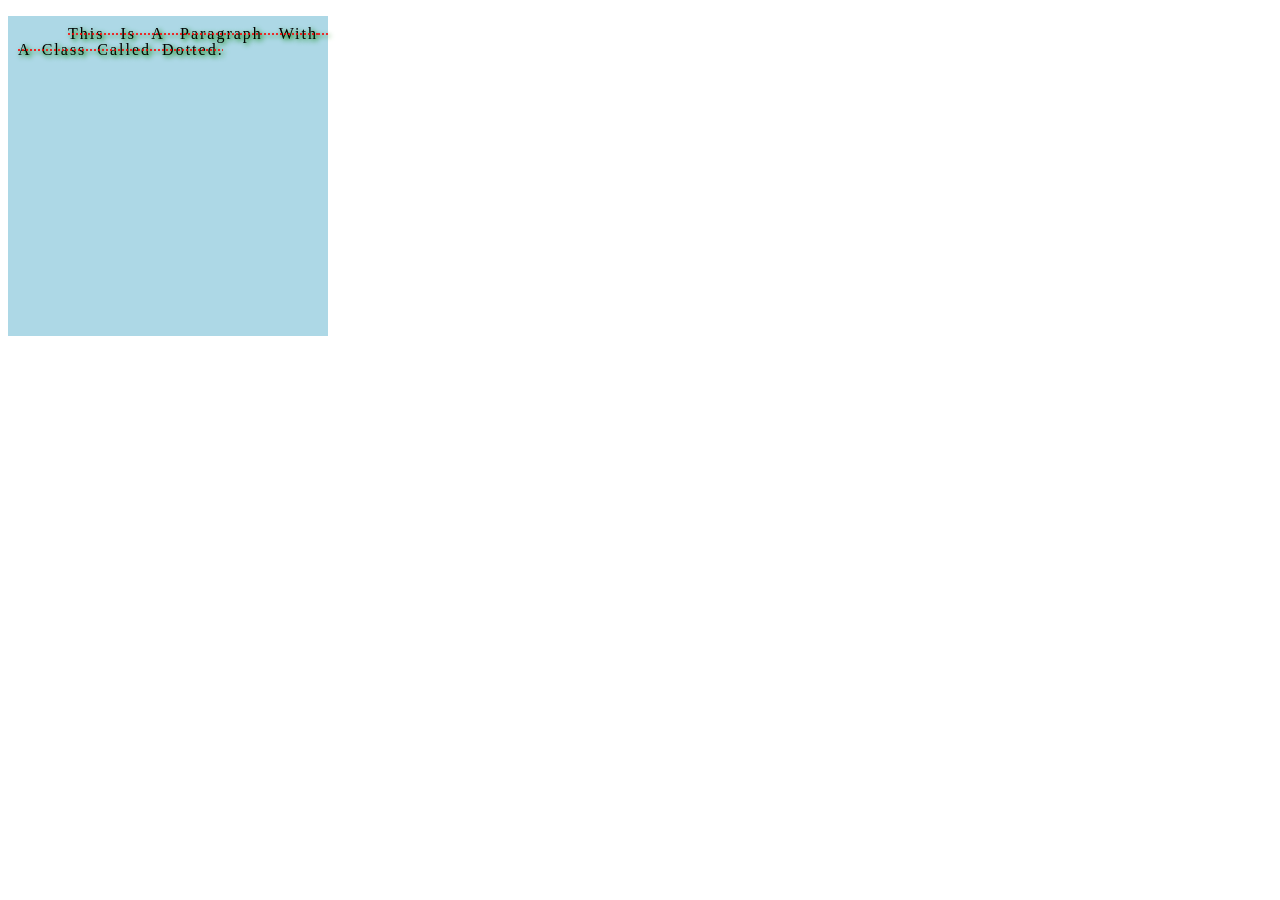
<file: index.html>
<!DOCTYPE html>
<html lang="en">
<head>
    <meta charset="UTF-8">
    <meta name="viewport" content="width=device-width, initial-scale=1.0">
    <title>Document</title>
    <style>
        p.dotted { 
            background-color: lightblue;
            color: black;
            padding: 10px;
            width: 300px;
            height: 300px;
            text-align: justify;
            text-align-last: auto;
            text-decoration: line-through;
            text-decoration-color: red;
            text-decoration-style: dotted;
            text-transform: capitalize;
            text-indent: 50px;
            letter-spacing: 2px;
            line-height: 1.0;
            word-spacing: 5px;
            white-space: pre-wrap;
            text-shadow: 2px 2px 5px green;
            font-family: 'Times New Roman', Times, serif;
        }
        
    </style>
</head>
<body>
    <p class="dotted">This is a paragraph with a class called dotted.</p>
</body>
</html>
</file>
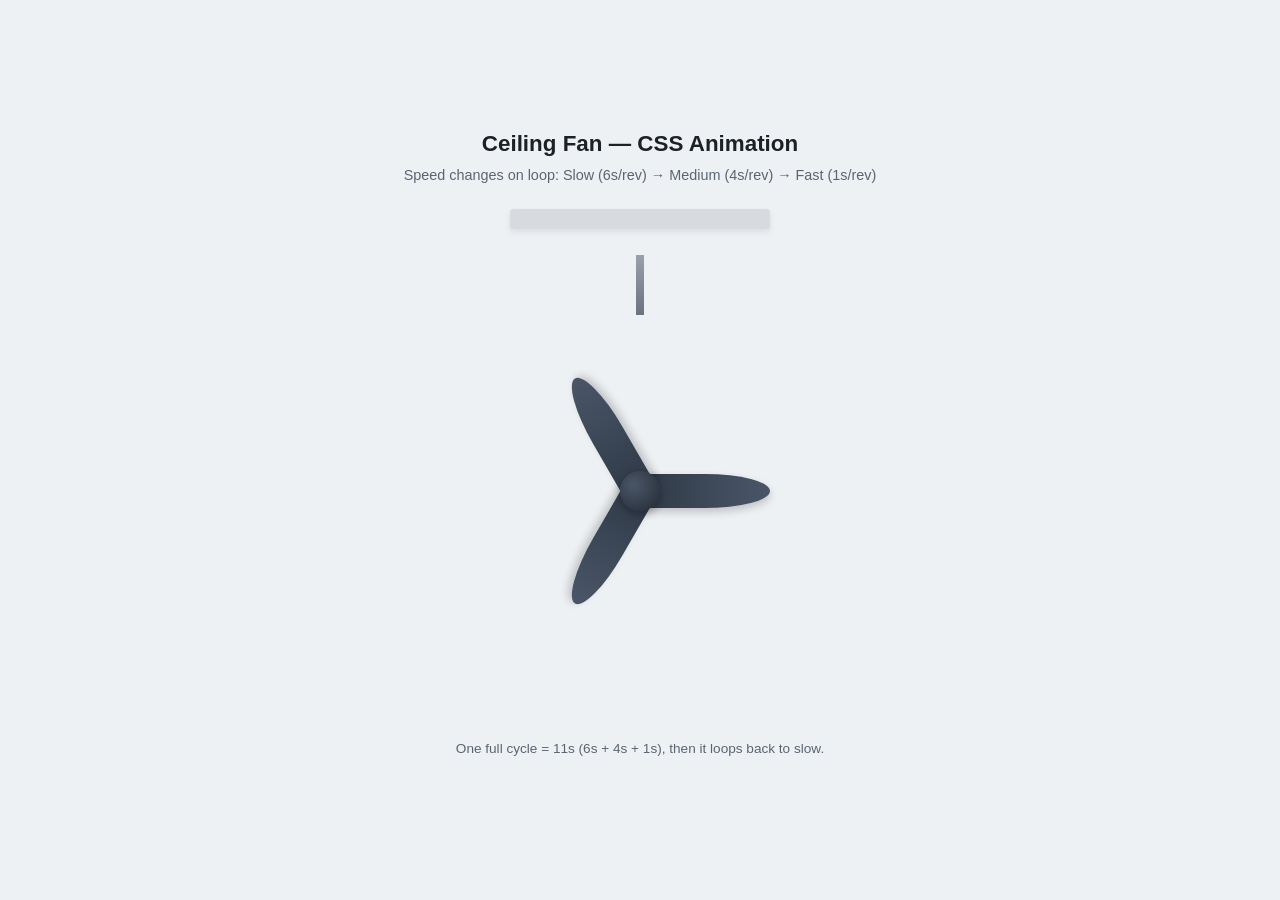
<file: ceiling_fan_animation.html>
<!DOCTYPE html>
<html lang="en">
<head>
<meta charset="UTF-8">
<meta name="viewport" content="width=device-width, initial-scale=1.0">
<title>Ceiling Fan — CSS Animation</title>
<style>
  * { box-sizing: border-box; }

  body {
    margin: 0;
    min-height: 100vh;
    display: flex;
    flex-direction: column;
    align-items: center;
    justify-content: center;
    gap: 26px;
    background: #eef1f4;
    font-family: 'Segoe UI', Arial, sans-serif;
    color: #1c2126;
  }

  h1 { font-size: 1.4rem; font-weight: 600; margin: 0; }
  p.sub { margin: -16px 0 0; font-size: 0.9rem; color: #5b6472; }

  /* ===== Ceiling + rod ===== */
  .ceiling {
    width: 260px;
    height: 20px;
    background: #d7dbe0;
    border-radius: 3px;
    box-shadow: 0 3px 6px rgba(0,0,0,0.08);
  }

  .rod {
    width: 8px;
    height: 60px;
    background: linear-gradient(#9aa1ab, #6b7280);
    margin: 0 auto;
  }

  /* ===== Fan assembly (this is the piece that spins) ===== */
  .fan-stage {
    position: relative;
    width: 300px;
    height: 300px;
    display: flex;
    align-items: center;
    justify-content: center;
  }

  .fan-assembly {
    position: relative;
    width: 280px;
    height: 280px;
    animation: spin 11s linear infinite;
    transform-origin: 50% 50%;
  }

  .blade {
    position: absolute;
    top: 50%;
    left: 50%;
    width: 130px;
    height: 34px;
    background: linear-gradient(90deg, #2f3947, #4a5668);
    border-radius: 0 50% 50% 0 / 0 50% 50% 0;
    transform-origin: 0% 50%;
    box-shadow: 0 4px 8px rgba(0,0,0,0.2);
  }

  .blade1 { transform: translate(0, -50%) rotate(0deg); }
  .blade2 { transform: translate(0, -50%) rotate(120deg); }
  .blade3 { transform: translate(0, -50%) rotate(240deg); }

  .hub {
    position: absolute;
    top: 50%;
    left: 50%;
    width: 40px;
    height: 40px;
    background: radial-gradient(circle at 35% 35%, #4a5668, #232a33);
    border-radius: 50%;
    transform: translate(-50%, -50%);
    box-shadow: 0 3px 8px rgba(0,0,0,0.3);
    z-index: 2;
  }

  /*
    One 11s loop = 6s (slow) + 4s (medium) + 1s (fast).
    Global timing-function is linear, but each keyframe segment maps
    a different amount of rotation to its share of the timeline —
    that's what makes the *rate* of spin change between segments.
  */
  @keyframes spin {
    0%      { transform: rotate(0deg); }      /* start of slow phase   */
    54.545% { transform: rotate(360deg); }    /* slow: 1 rev in 6s     */
    90.909% { transform: rotate(720deg); }    /* medium: 1 rev in 4s   */
    100%    { transform: rotate(1080deg); }   /* fast: 1 rev in 1s     */
  }

  /* ===== Speed indicator label ===== */
  .speed-label {
    position: relative;
    height: 34px;
    font-weight: 600;
    letter-spacing: 0.04em;
  }

  .speed-label span {
    position: absolute;
    left: 50%;
    transform: translateX(-50%);
    opacity: 0;
    white-space: nowrap;
  }

  .speed-label .slow   { color: #2f6f4e; animation: show-slow 11s linear infinite; }
  .speed-label .medium { color: #b9820f; animation: show-medium 11s linear infinite; }
  .speed-label .fast   { color: #c0392b; animation: show-fast 11s linear infinite; }

  @keyframes show-slow {
    0%      { opacity: 1; }
    54.4%   { opacity: 1; }
    54.6%   { opacity: 0; }
    100%    { opacity: 0; }
  }
  @keyframes show-medium {
    0%      { opacity: 0; }
    54.6%   { opacity: 0; }
    54.8%   { opacity: 1; }
    90.7%   { opacity: 1; }
    90.9%   { opacity: 0; }
    100%    { opacity: 0; }
  }
  @keyframes show-fast {
    0%      { opacity: 0; }
    90.9%   { opacity: 0; }
    91.1%   { opacity: 1; }
    100%    { opacity: 1; }
  }

  .legend {
    font-size: 0.85rem;
    color: #5b6472;
    text-align: center;
  }
</style>
</head>
<body>

  <h1>Ceiling Fan — CSS Animation</h1>
  <p class="sub">Speed changes on loop: Slow (6s/rev) &rarr; Medium (4s/rev) &rarr; Fast (1s/rev)</p>

  <div class="ceiling"></div>
  <div class="rod"></div>

  <div class="fan-stage">
    <div class="fan-assembly">
      <div class="blade blade1"></div>
      <div class="blade blade2"></div>
      <div class="blade blade3"></div>
      <div class="hub"></div>
    </div>
  </div>

  <div class="speed-label">
    <span class="slow">SLOW &middot; 6s per rotation</span>
    <span class="medium">MEDIUM &middot; 4s per rotation</span>
    <span class="fast">FAST &middot; 1s per rotation</span>
  </div>

  <p class="legend">One full cycle = 11s (6s + 4s + 1s), then it loops back to slow.</p>

</body>
</html>
</file>
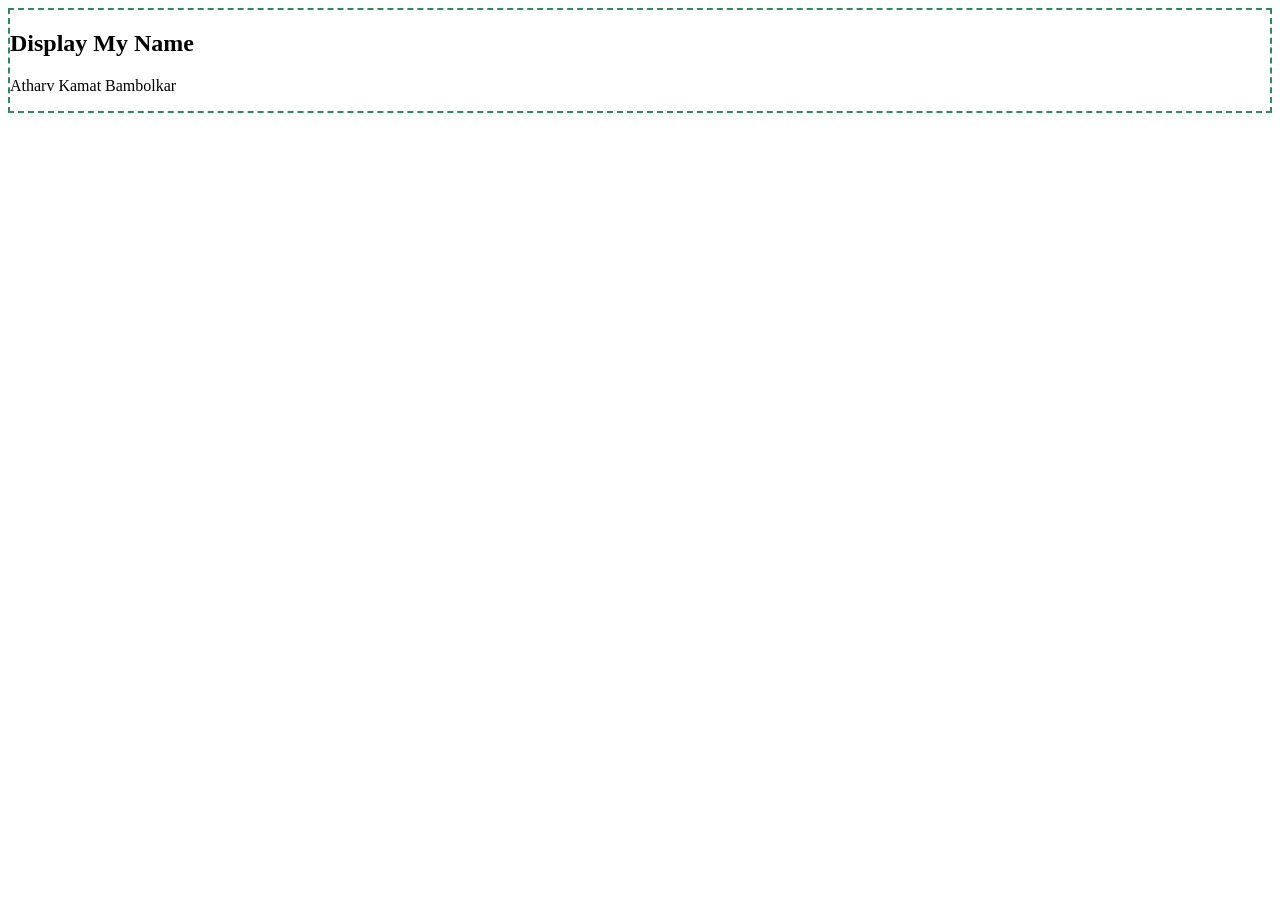
<file: form.html>
<!DOCTYPE html>
<html lang="en">
<head>
    <meta charset="UTF-8">
    <meta name="viewport" content="width=device-width, initial-scale=1.0">
    <title>html form</title>
</head>
<body style="border: 2px seagreen dashed;">
    <h2>Display My Name</h2>
    <p>Atharv Kamat Bambolkar</p>
</body>
</html>
</file>
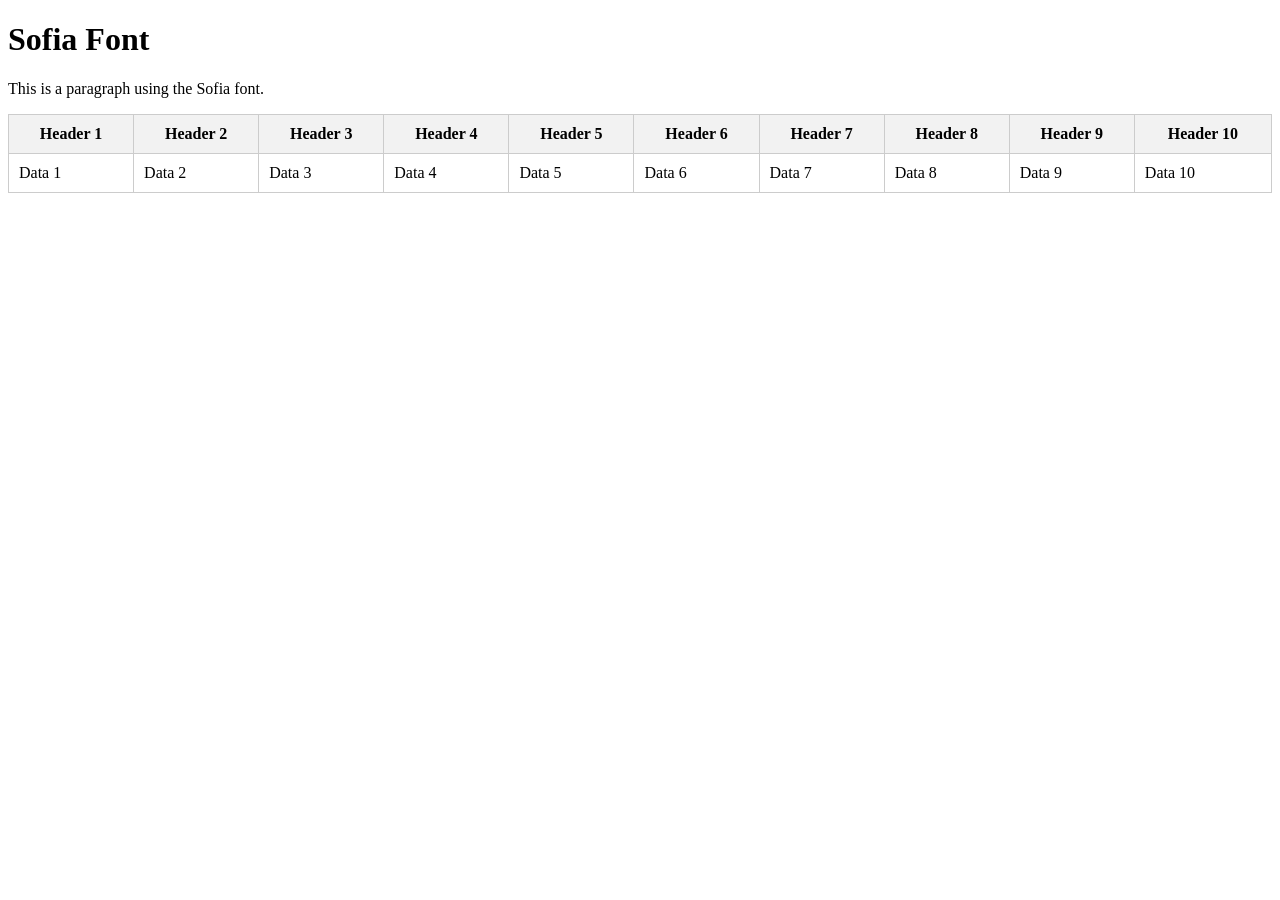
<file: index1.html>
<!DOCTYPE html>
<html lang="en">
<head>
    <meta charset="UTF-8">
    <meta name="viewport" content="width=device-width, initial-scale=1.0">
    <title>Document</title>
    <link rel="stylesheet" href="https://fonts.goolgeapis.com/css2?family=Sofia">
    <style>
        /* table, th, td { 
            border: 1px solid black;
            /* padding: 10px;  */
        /*}
        table.tablecontainer { 
            border-collapse: collapse; 
            width: 20%;
            overflow-x: auto;
            /* height: 50%;  */
            /* border-collapse: separate;
            border-spacing: 10px; */
        /*}
        td, th {
            padding: 8px;
            text-align: left;
            border-bottom: 1px solid black;
        }
        tr:hover { background-color: red; }
        tr:nth-child(even) { background-color: #f2f2f2; }
         th { 
            background-color: #4caf50;
            color: white;
            /* height: 50px;  */
        /*}  */
        /* td {
            text-align: center;
            height: 50px;
            vertical-align: middle;
        } */
        /* body { font-family: 'Sofia', sans-serif; } */
        /* UL { 
            list-style-type: square;
            list-style-image: url('');
            list-style-position: inside; 
        }
        OL { 
            list-style-type: lower-roman;
            list-style-image: url('');
            list-style-position: outside; 
        } */
    </style>
</head>
<body>
    <h1>Sofia Font</h1>
    <p>This is a paragraph using the Sofia font.</p>
    <div style="width: 100%; overflow-x: auto;">
  <table style="width: 100%; min-width: 600px; border-collapse: collapse;">
    <thead>
      <tr style="background-color: #f2f2f2;">
        <th style="padding: 10px; border: 1px solid #ccc;">Header 1</th>
        <th style="padding: 10px; border: 1px solid #ccc;">Header 2</th>
        <th style="padding: 10px; border: 1px solid #ccc;">Header 3</th>
        <th style="padding: 10px; border: 1px solid #ccc;">Header 4</th>
        <th style="padding: 10px; border: 1px solid #ccc;">Header 5</th>
        <th style="padding: 10px; border: 1px solid #ccc;">Header 6</th>
        <th style="padding: 10px; border: 1px solid #ccc;">Header 7</th>
        <th style="padding: 10px; border: 1px solid #ccc;">Header 8</th>
        <th style="padding: 10px; border: 1px solid #ccc;">Header 9</th>
        <th style="padding: 10px; border: 1px solid #ccc;">Header 10</th>
      </tr>
    </thead>
    <tbody>
      <tr>
        <td style="padding: 10px; border: 1px solid #ccc;">Data 1</td>
        <td style="padding: 10px; border: 1px solid #ccc;">Data 2</td>
        <td style="padding: 10px; border: 1px solid #ccc;">Data 3</td>
        <td style="padding: 10px; border: 1px solid #ccc;">Data 4</td>
        <td style="padding: 10px; border: 1px solid #ccc;">Data 5</td>
        <td style="padding: 10px; border: 1px solid #ccc;">Data 6</td>
        <td style="padding: 10px; border: 1px solid #ccc;">Data 7</td>
        <td style="padding: 10px; border: 1px solid #ccc;">Data 8</td>
        <td style="padding: 10px; border: 1px solid #ccc;">Data 9</td>
        <td style="padding: 10px; border: 1px solid #ccc;">Data 10</td>
      </tr>
    </tbody>
  </table>
</div>

    <!-- <table class="tablecontainer">
        <tr>
            <th>Name</th>
            <th>Age</th>
        </tr>
        <tr>
            <td>John</td>
            <td>25</td>
        </tr>
        <tr>
            <td>Jane</td>
            <td>30</td>
        </tr>
    </table> -->
    <!-- <ul class="UL">
        <li>Coffee</li>
        <li>Tea</li>
        <li>Coca Cola</li>
    </ul>
    <ol class="OL">
        <li>Ordered item 1</li>
        <li>Ordered item 2</li>
        <li>Ordered item 3</li>
    </ol> -->
</body>
</html>
</file>
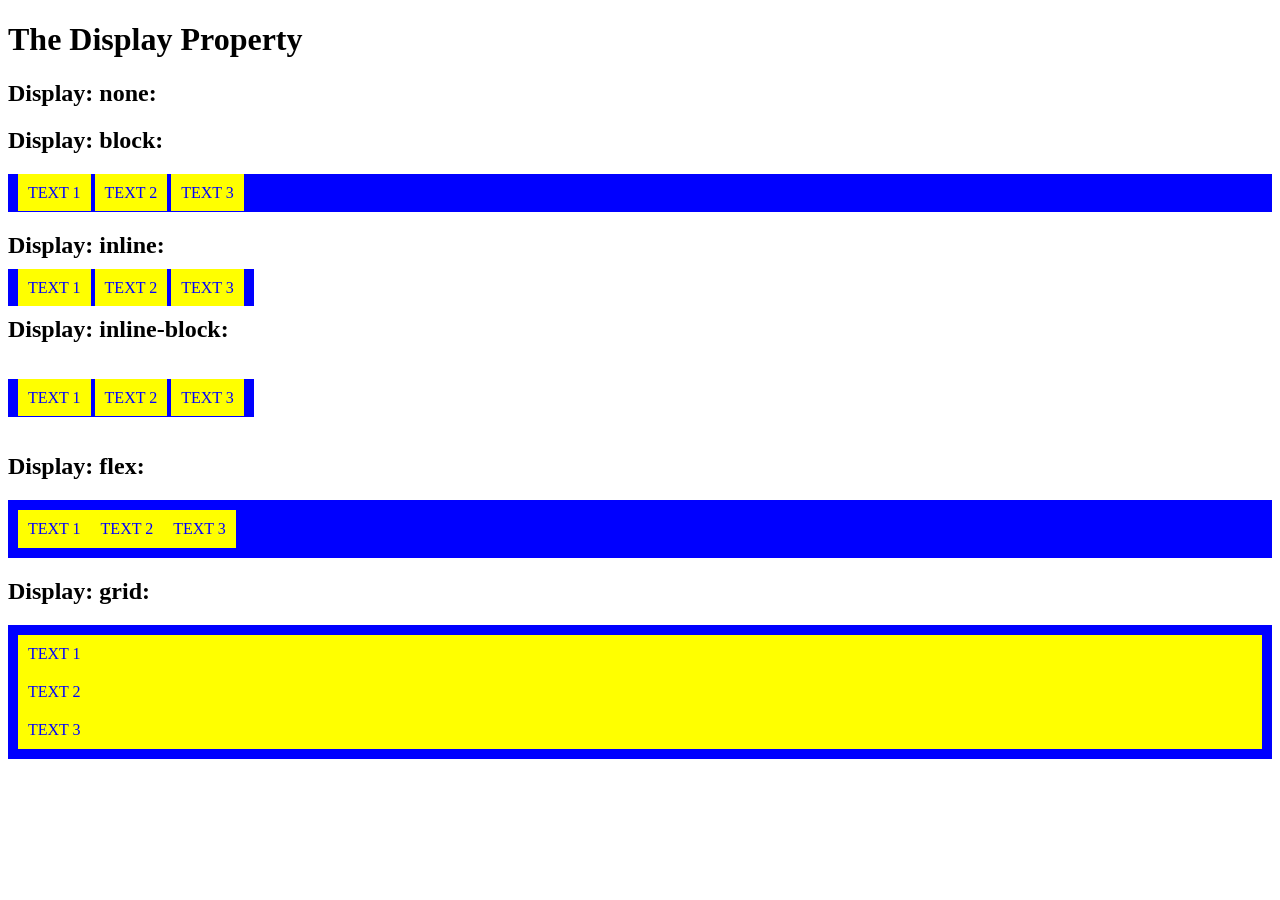
<file: index2.html>
<!DOCTYPE html>
<html lang="en">
<head>
    <meta charset="UTF-8">
    <meta name="viewport" content="width=device-width, initial-scale=1.0">
    <title>Document</title>
    <style>
        p {
            background-color: blue;
            padding: 10px;
        }
        span {
            background-color: yellow;
            color: blue;
            padding: 10px;
        }
        p.example1 { display: none; }
        p.example2 { display: block; }
        p.example3 { display: inline; }
        p.example4 {
            /* visibility: hidden;  */
            display: inline-block; 
        }
        p.example5 { display: flex; }
        p.example6 { display: grid; }
    </style>
</head>
<body>
    <h1>The Display Property</h1>
    <h2>Display: none:</h2>
    <p class="example1">
        <span>TEXT 1</span>
        <span>TEXT 2</span>
        <span>TEXT 3</span>
    </p>
    <h2>Display: block:</h2>
    <p class="example2">
        <span>TEXT 1</span>
        <span>TEXT 2</span>
        <span>TEXT 3</span>
    </p>
    <h2>Display: inline:</h2>
    <p class="example3">
        <span>TEXT 1</span>
        <span>TEXT 2</span>
        <span>TEXT 3</span>
    </p>
    <h2>Display: inline-block:</h2>
    <p class="example4">
        <span>TEXT 1</span>
        <span>TEXT 2</span>
        <span>TEXT 3</span>
    </p>
    <h2>Display: flex:</h2>
    <p class="example5">
        <span>TEXT 1</span>
        <span>TEXT 2</span>
        <span>TEXT 3</span>
    </p>
    <h2>Display: grid:</h2>
    <p class="example6">
        <span>TEXT 1</span>
        <span>TEXT 2</span>
        <span>TEXT 3</span>
    </p>
</body>
</html>
</file>
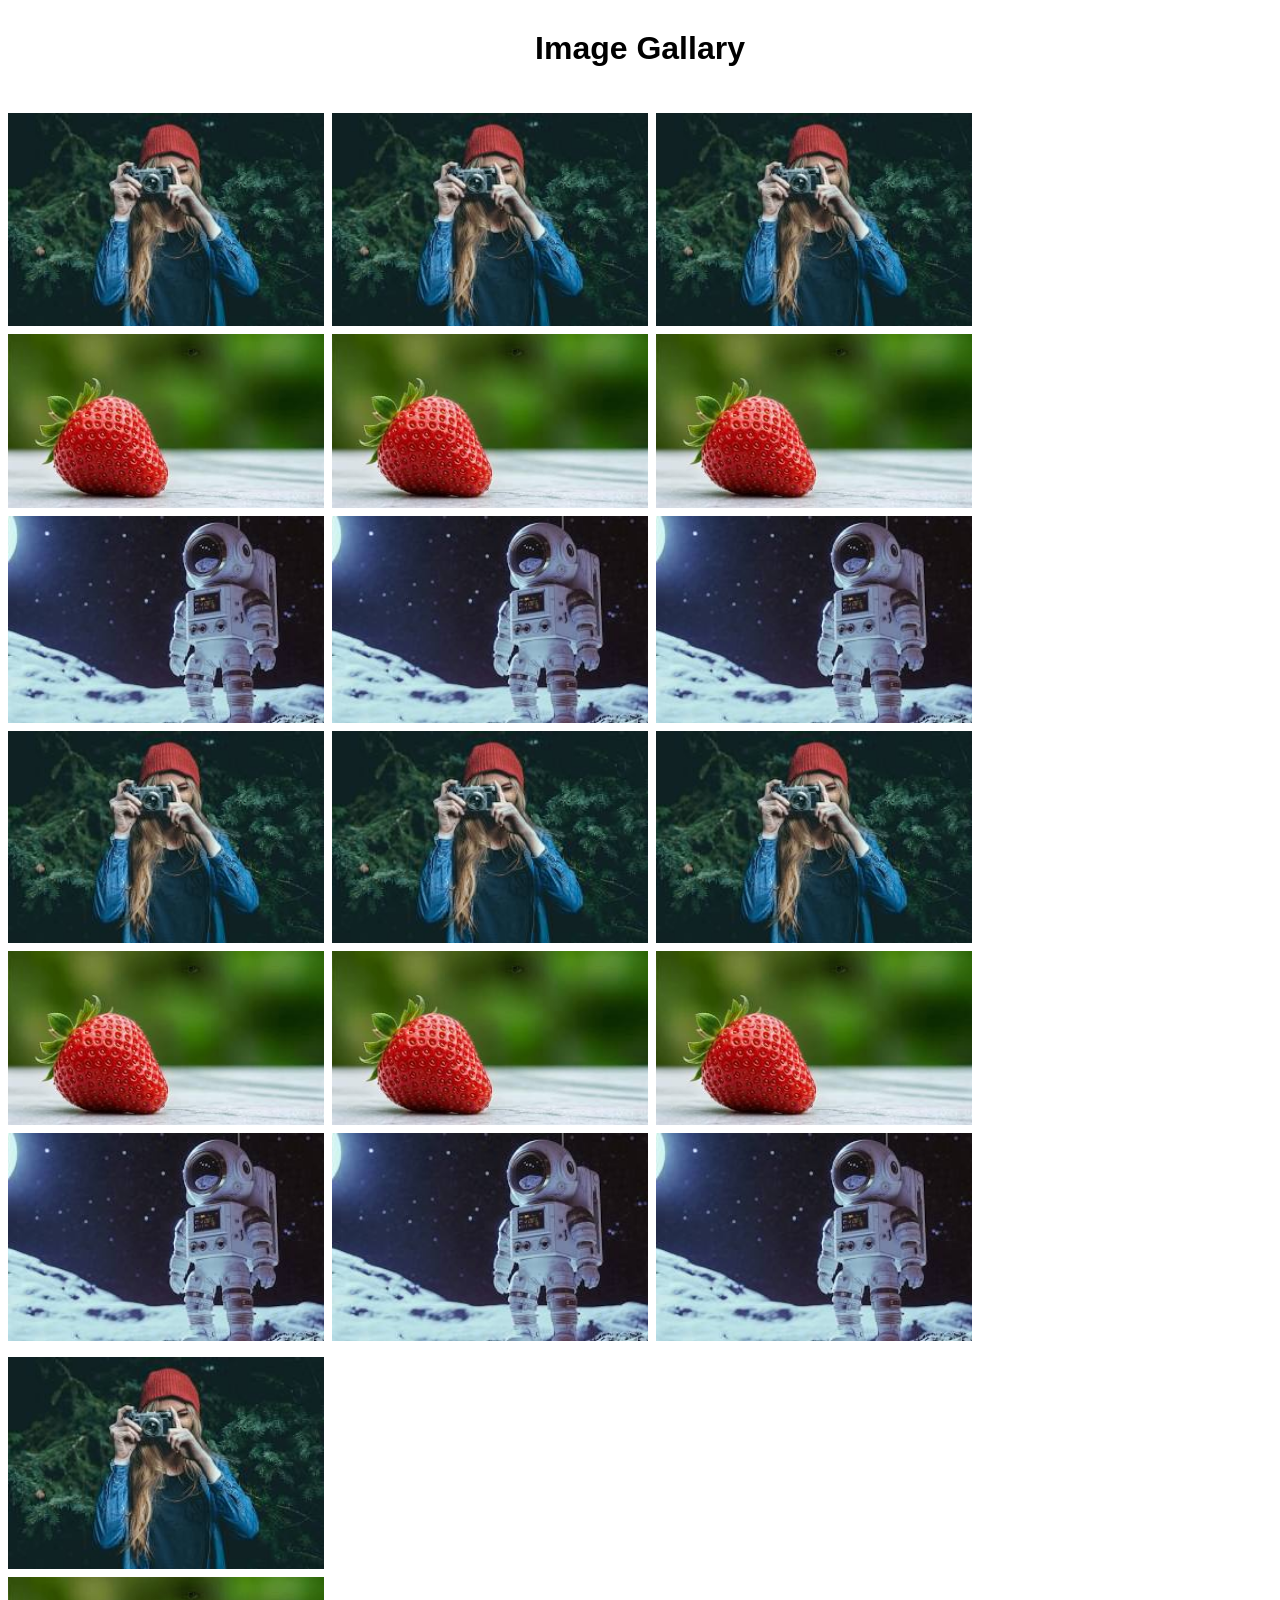
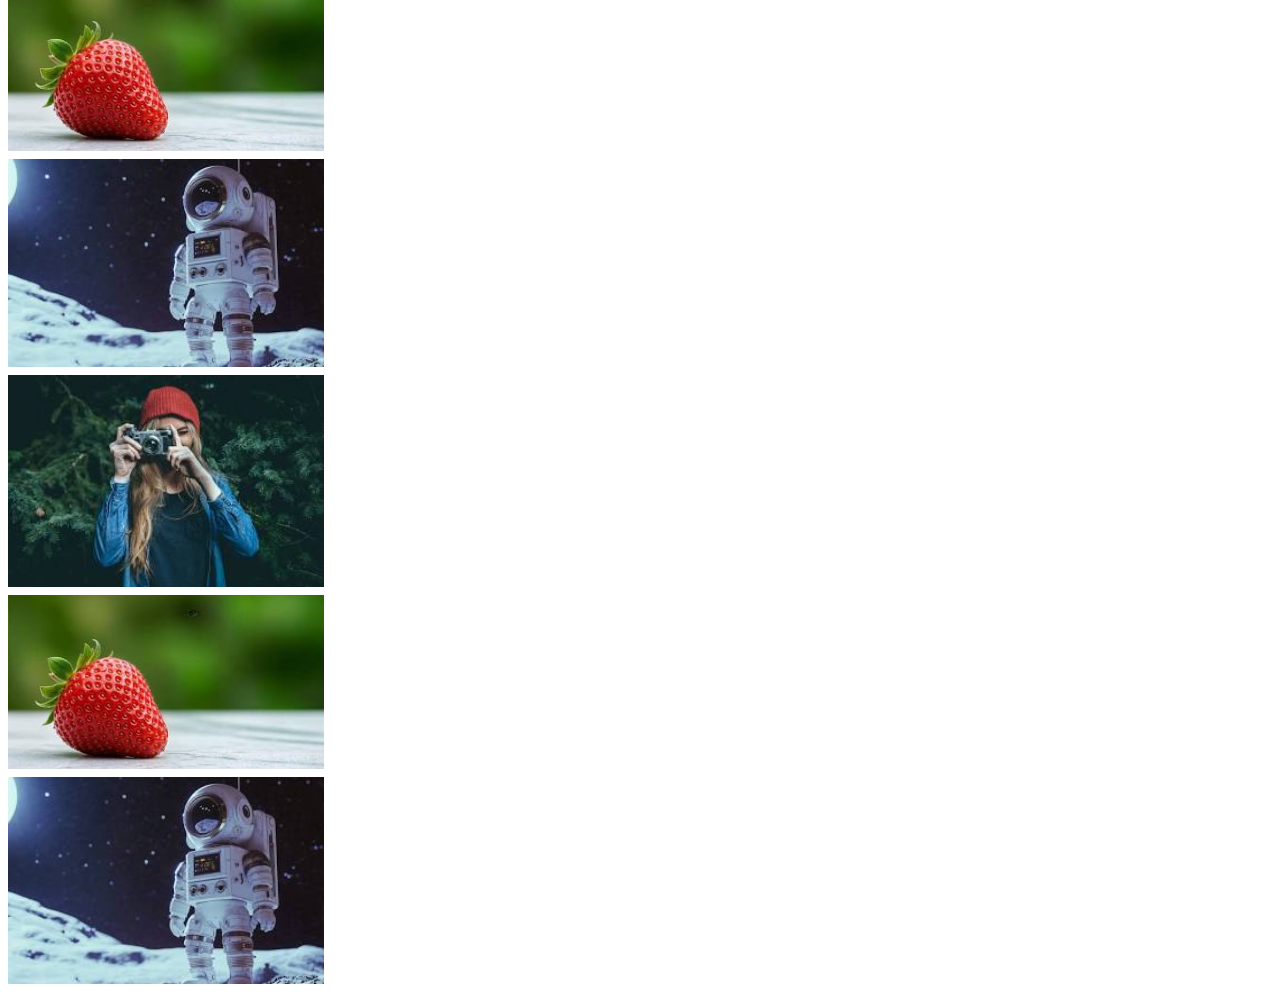
<file: index3.html>
<!DOCTYPE html>
<html lang="en">
<head>
    <meta charset="UTF-8">
    <meta name="viewport" content="width=device-width, initial-scale=1.0">
    <title>flexbox</title>
    <style>
         * {
            margin: 0;
            padding: 0;
            box-sizing: border-box;
        }

         body {
            margin: 0;
            font-family: Arial, Helvetica, sans-serif;
            /* background: red; 
            padding: 30px; */
        }

        .header {
            text-align: center;
            padding: 30px;
        }

        /* h1 {
            text-align: center;
            margin-bottom: 20px;
        } */

        .column {
            flex:0 0 25%;
            max-width: 25%;
            /* padding: 0 4px; */
        }

        .column img {
            /* width: 100%;
            height: auto;
            display: block; */
            margin-top: 8px;
            vertical-align: middle;
        }

        /* @media (min-width: 1200px) {
            .column {
                flex:0 0 25%;
                max-width: 25%;
            }
        }

        @media (max-width: 992px) {
            .column {
                flex:0 0 33.33%;
                max-width: 33.33%;
            }
        }

        @media (max-width: 768px) {
            .column {
                flex:0 0 50%;
                max-width: 50%;
            }
        }

        @media (max-width: 576px) {
            .column {
                flex:0 0 100%;
                max-width: 100%;
            }
        } */

        @media screen and (max-width: 768px) {
            .column {
                flex: 50%;
                max-width: 50%;
            }
        }

        @media screen and (max-width: 480px) {
            .column {
                flex: 100%;
                max-width: 100%;
            }
        }

        .container {
            display: flex;
            padding: 8px;
            gap: 8px;
            /* width: 250px;
            border: solid black; */
            /* background-color: lightblue; */
            /* flex-flow: row wrap; */
            /* justify-content: center; */
            /* justify-content: flex-start; */
            /* justify-content: flex-end; */
            /* justify-content: space-around; */
            /* justify-content: space-between; */
            /* justify-content: space-evenly; */
            /* align-content: center; */
            /* align-content: stretch; */
            /* align-content: space-between; */
            /* align-content: space-evenly; */
            /* height: 200px;  */
            /* align-items: center; */
            /* align-items: flex-start; */
            /* align-items: flex-end; */
            /* align-items: stretch; */
            /* align-items: baseline; */
            /* flex-direction: column; */
            /* flex-direction: row; */
            /* flex-direction: row-reverse; */
            /* flex-direction: column-reverse; */
            /* flex-wrap: nowrap; */
            flex-wrap: wrap;
            /* flex-wrap: wrap-reverse; */
        }

        /* .flex-item {
            background-color: red;
            width: 100%;
            padding: 10px;
            text-align: center;
            font-size: 30px;
        } */

         /* .container div { 
            background-color: red; */
            /* color: blue; */
            /* width: 100px;
            margin: 10px;
            padding: 10px;
            text-align: center;
            font-size: 30px;
        }  */

        /* @media(max-width: 768px) {
            .container { flex-direction: column; }
        } */
    </style>
</head>
<body>
    <!-- <h1>flexbox</h1> -->
    <div class="header">
        <h1>Image Gallary</h1>
    </div>
    <div class="container">
        <div class="column">
            <img src="[data-uri]" style="width: 100%;" alt="">
            <img src="[data-uri]" style="width: 100%;" alt="">
            <img src="[data-uri]" style="width: 100%;" alt="">
            <img src="[data-uri]" style="width: 100%;" alt="">
            <img src="[data-uri]" style="width: 100%;" alt="">
            <img src="[data-uri]" style="width: 100%;" alt="">
        </div>
        <div class="column">
            <img src="[data-uri]" style="width: 100%;" alt="">
            <img src="[data-uri]" style="width: 100%;" alt="">
            <img src="[data-uri]" style="width: 100%;" alt="">
            <img src="[data-uri]" style="width: 100%;" alt="">
            <img src="[data-uri]" style="width: 100%;" alt="">
            <img src="[data-uri]" style="width: 100%;" alt="">
        </div>
        <div class="column">
            <img src="[data-uri]" style="width: 100%;" alt="">
            <img src="[data-uri]" style="width: 100%;" alt="">
            <img src="[data-uri]" style="width: 100%;" alt="">
            <img src="[data-uri]" style="width: 100%;" alt="">
            <img src="[data-uri]" style="width: 100%;" alt="">
            <img src="[data-uri]" style="width: 100%;" alt="">
        </div>
        <div class="column">
            <img src="[data-uri]" style="width: 100%;" alt="">
            <img src="[data-uri]" style="width: 100%;" alt="">
            <img src="[data-uri]" style="width: 100%;" alt="">
            <img src="[data-uri]" style="width: 100%;" alt="">
            <img src="[data-uri]" style="width: 100%;" alt="">
            <img src="[data-uri]" style="width: 100%;" alt="">
        </div>
        <!-- <div class="flex-item">1</div> -->
        <!-- <div class="flex-item">2</div>
        <div class="flex-item">3</div> -->
        <!-- <div style="align-self: flex-start;">2</div>
        <div style="align-self: center;">3</div> -->
        <!-- <div style="flex: 2 0 250px;">3</div> -->
        <!-- <div style="flex-basis: 250px;">3</div> -->
        <!-- <div style="flex-shrink: 4;">3</div> -->
        <!-- <div class="flex-item">4</div> -->
        <!-- <div style="flex-grow: 1;">1</div>
        <div style="flex-grow: 1;">2</div>
        <div style="flex-grow: 3;">3</div>
        <div style="flex-grow: 2;">4</div> -->
        <!-- <div style="order: 4">1</div>
        <div style="order: 2">2</div>
        <div style="order: 3">3</div>
        <div style="order: 1">4</div> -->
        <!-- <div class="box1">box1</div>
        <div class="box2">box2</div>
        <div class="box3">box3</div>
        <div class="box4">box4</div>
        <div class="box5">box5</div>
        <div class="box6">box6</div>
        <div class="box7">box7</div>
        <div class="box8">box8</div>
        <div class="box9">box9</div>
        <div class="box10">box10</div>
        <div class="box11">box11</div>
        <div class="box12">box12</div>
        <div class="box13">box13</div>
        <div class="box14">box14</div>
        <div class="box15">box15</div> -->
    </div>
</body>
</html>
</file>
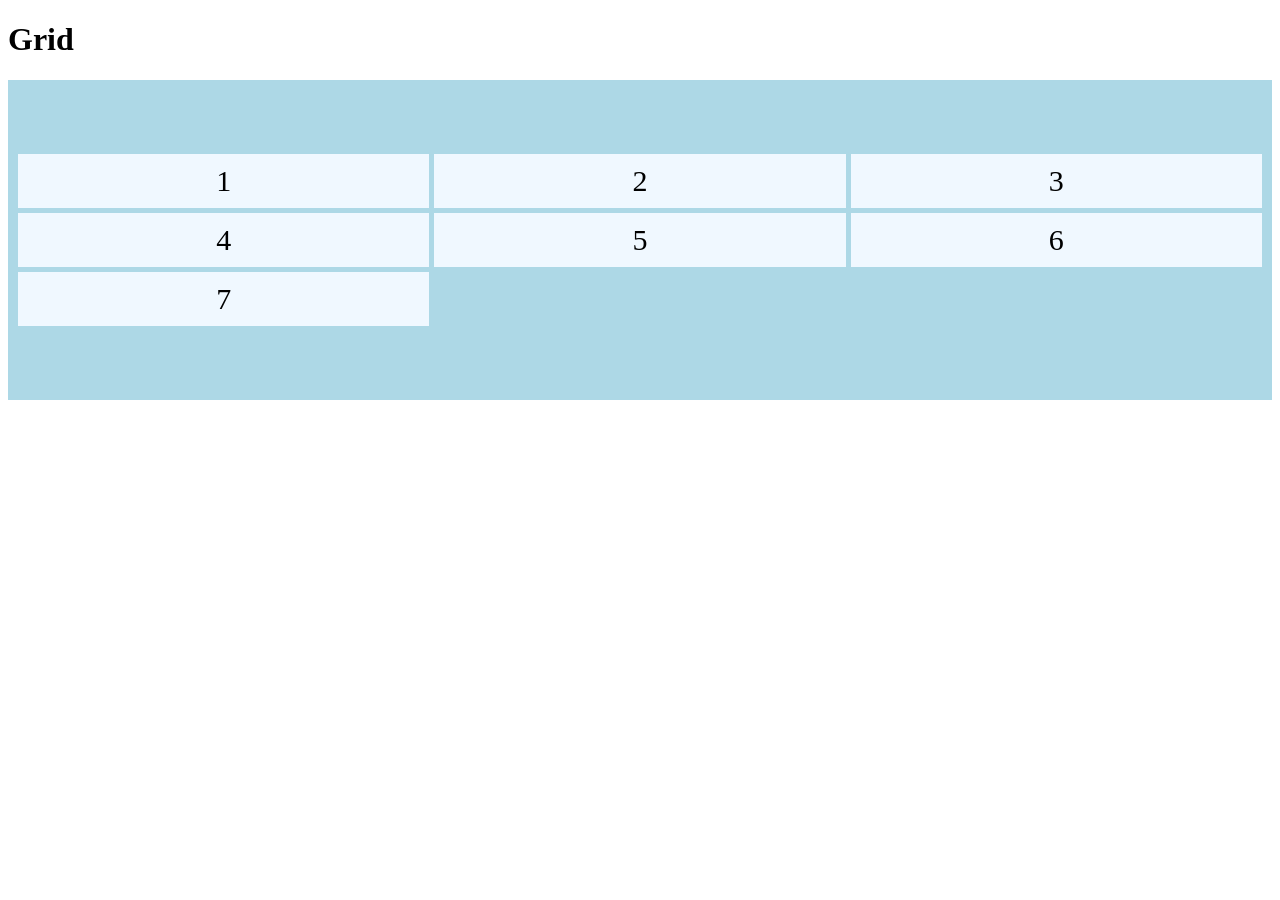
<file: index4.html>
<!DOCTYPE html>
<html lang="en">
<head>
    <meta charset="UTF-8">
    <meta name="viewport" content="width=device-width, initial-scale=1.0">
    <title>Document</title>
    <style>
        .container {
            display: grid;
            grid-template-columns: repeat(3, 1fr);
            /* grid-template-columns: auto auto auto; */
            background-color: lightblue;
            padding: 10px;
            gap: 5px;
            height: 300px;
            place-content: center;
            /* place-content: end space-between; */
            /* justify-content: center;
            align-content: center; */
        }

        .container div {
            background-color: aliceblue;
            padding: 10px;
            font-size: 30px;
            text-align: center;
        }
    </style>
</head>
<body>
    <h1>Grid</h1>
    <div class="container">
        <div>1</div>
        <div>2</div>
        <div>3</div>
        <div>4</div>
        <div>5</div>
        <div>6</div>
        <div>7</div>
    </div>
</body>
</html>
</file>
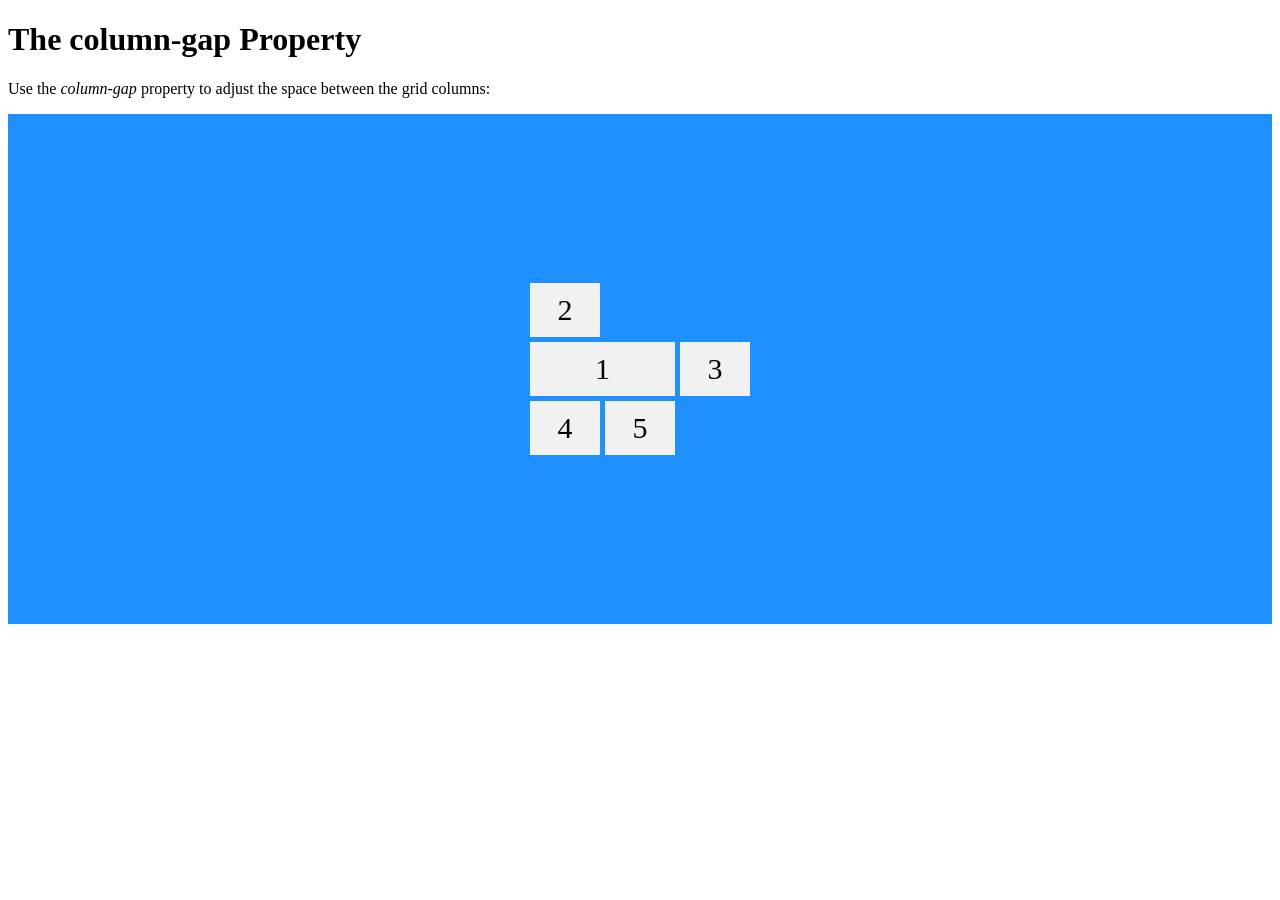
<file: index5.html>
<!DOCTYPE html>
<html lang="en">
<head>
    <meta charset="UTF-8">
    <meta name="viewport" content="width=device-width, initial-scale=1.0">
    <title>column-gap Property</title>
    <style>
        .container {
            display: grid;
            height: 500px;
            /* column-gap: 50px;
            row-gap: 50px; */
            gap: 5px;
            grid-template-columns: 70px 70px 70px;
            background-color: dodgerblue;
            padding: 5px;
            place-content: center;
        }

        .container div {
            background-color: #f1f1f1;
            color: #000;
            /* border: 1px solid black; */
            padding: 10px;
            font-size: 30px;
            text-align: center;
        }

        .item1 { 
            /* grid-column-start: 1;
            grid-column-end: 2; */
            /* grid-row-start: 1;
            grid-row-end: 3; */
            grid-column: 1 / span 2;
            /* grid-row: 1 / span 2; */
        }

        .item2 { 
            grid-row: 1 / span 2;
            /* grid-column-start: 1;
            grid-column-end: 2;
            grid-row-start: 1; 
            grid-row-end: 2;  */
        }
    </style>
</head>
<body>
    <h1>The column-gap Property</h1>
    <p>Use the <em>column-gap</em> 
        property to adjust the space between the grid columns:</p>
    <div class="container">
        <div class="item1">1</div>
        <div class="item2">2</div>
        <div class="item3">3</div>
        <div class="item4">4</div>
        <div class="item5">5</div>
    </div>
</body>
</html>
</file>
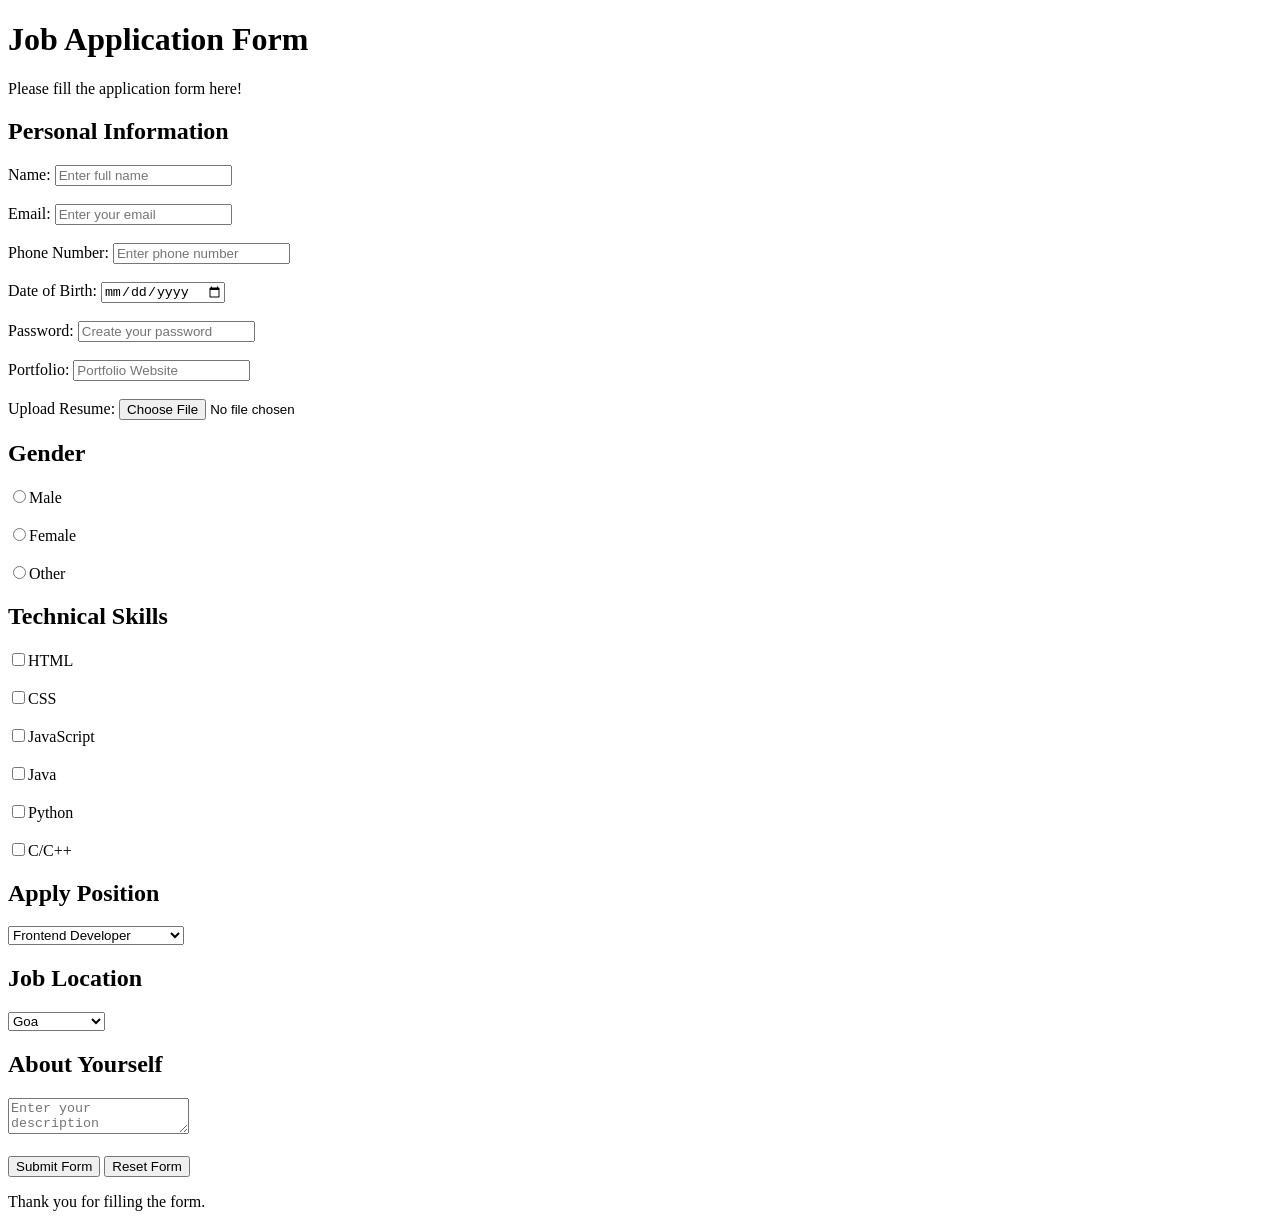
<file: job_application_form.html>
<!DOCTYPE html>
<html lang="en">
<head>
    <meta charset="UTF-8">
    <meta name="viewport" content="width=device-width, initial-scale=1.0">
    <title>Job Application Form</title>
</head>
<body>
    <header>
        <h1>Job Application Form</h1>
        <p>Please fill the application form here!</p>
    </header>
    <section>
        <h2>Personal Information</h2>
        <form>
            <label for="username">Name:</label>
            <input type="text" 
            name="username"
            id="username" 
            placeholder="Enter full name" 
            required>
            <br><br>
            <label for="useremail">Email:</label>
            <input type="email" 
            name="useremail"
            id="useremail" 
            placeholder="Enter your email" 
            required>
            <br><br>
            <label for="usernumber">Phone Number:</label>
            <input type="number" 
            name="usernumber"
            id="usernumber" 
            placeholder="Enter phone number" 
            required>
            <br><br>
            <label for="userdob">Date of Birth:</label>
            <input type="date" 
            name="userdob"
            id="userdob" 
            placeholder="Enter your birthday" 
            required>
            <br><br>
            <label for="userpassword">Password:</label>
            <input type="password" 
            name="userpassword"
            id="userpassword" 
            placeholder="Create your password" 
            required>
            <br><br>
            <label for="userportfolio">Portfolio:</label>
            <input type="url" 
            name="userportfolio"
            id="userportfolio" 
            placeholder="Portfolio Website" 
            required>
            <br><br>
            <label for="resume">Upload Resume:</label>
            <input type="file" 
            name="resume"
            id="resume" 
            required>
        </form>
    </section>
    <section>
        <h2>Gender</h2>
        <input type="radio"
        name="male" 
        id="male" 
        value="Male">Male
        <br><br>
        <input type="radio"
        name="female" 
        id="female"
        value="Female">Female
        <br><br>
        <input type="radio"
        name="other" 
        id="other"
        value="Other">Other
    </section>
    <section>
        <h2>Technical Skills</h2>
        <input type="checkbox" 
        name="html" 
        id="html"
        value="HTML">HTML
        <br><br>
        <input type="checkbox" 
        name="css" 
        id="css"
        value="CSS">CSS
        <br><br>
        <input type="checkbox" 
        name="javascript" 
        id="javascript"
        value="JavaScript">JavaScript
        <br><br>
        <input type="checkbox" 
        name="java" 
        id="java"
        value="Java">Java
        <br><br>
        <input type="checkbox" 
        name="python" 
        id="python"
        value="Python">Python
        <br><br>
        <input type="checkbox" 
        name="c/c++" 
        id="c/c++" 
        value="C/C++">C/C++
    </section>
    <section>
        <h2>Apply Position</h2>
        <select name="position" 
        id="position">
            <option value="Frontend Developer">Frontend Developer</option>
            <option value="Backend Developer">Backend Developer</option>
            <option value="Full Stack Web Developer">Full Stack Web Developer</option>
            <option value="JavaScript Programmer">JavaScript Programmer</option>
        </select>
    </section>
    <section>
        <h2>Job Location</h2>
        <select name="location" 
        id="location">
            <option value="Goa">Goa</option>
            <option value="Maharashtra">Maharashtra</option>
            <option value="Karnataka">Karnataka</option>
            <option value="Tamil Nadu">Tamil Nadu</option>
            <option value="Kerala">Kerala</option>
        </select>
    </section>
    <section>
        <h2>About Yourself</h2>
        <textarea name="about" 
        id="about" 
        placeholder="Enter your description"></textarea>
    </section>
    <br>
    <section>
        <input type="submit" value="Submit Form">
        <input type="reset" value="Reset Form">
    </section>
    <footer>
        <p>Thank you for filling the form.</p>
    </footer>
</body>
</html>
</file>
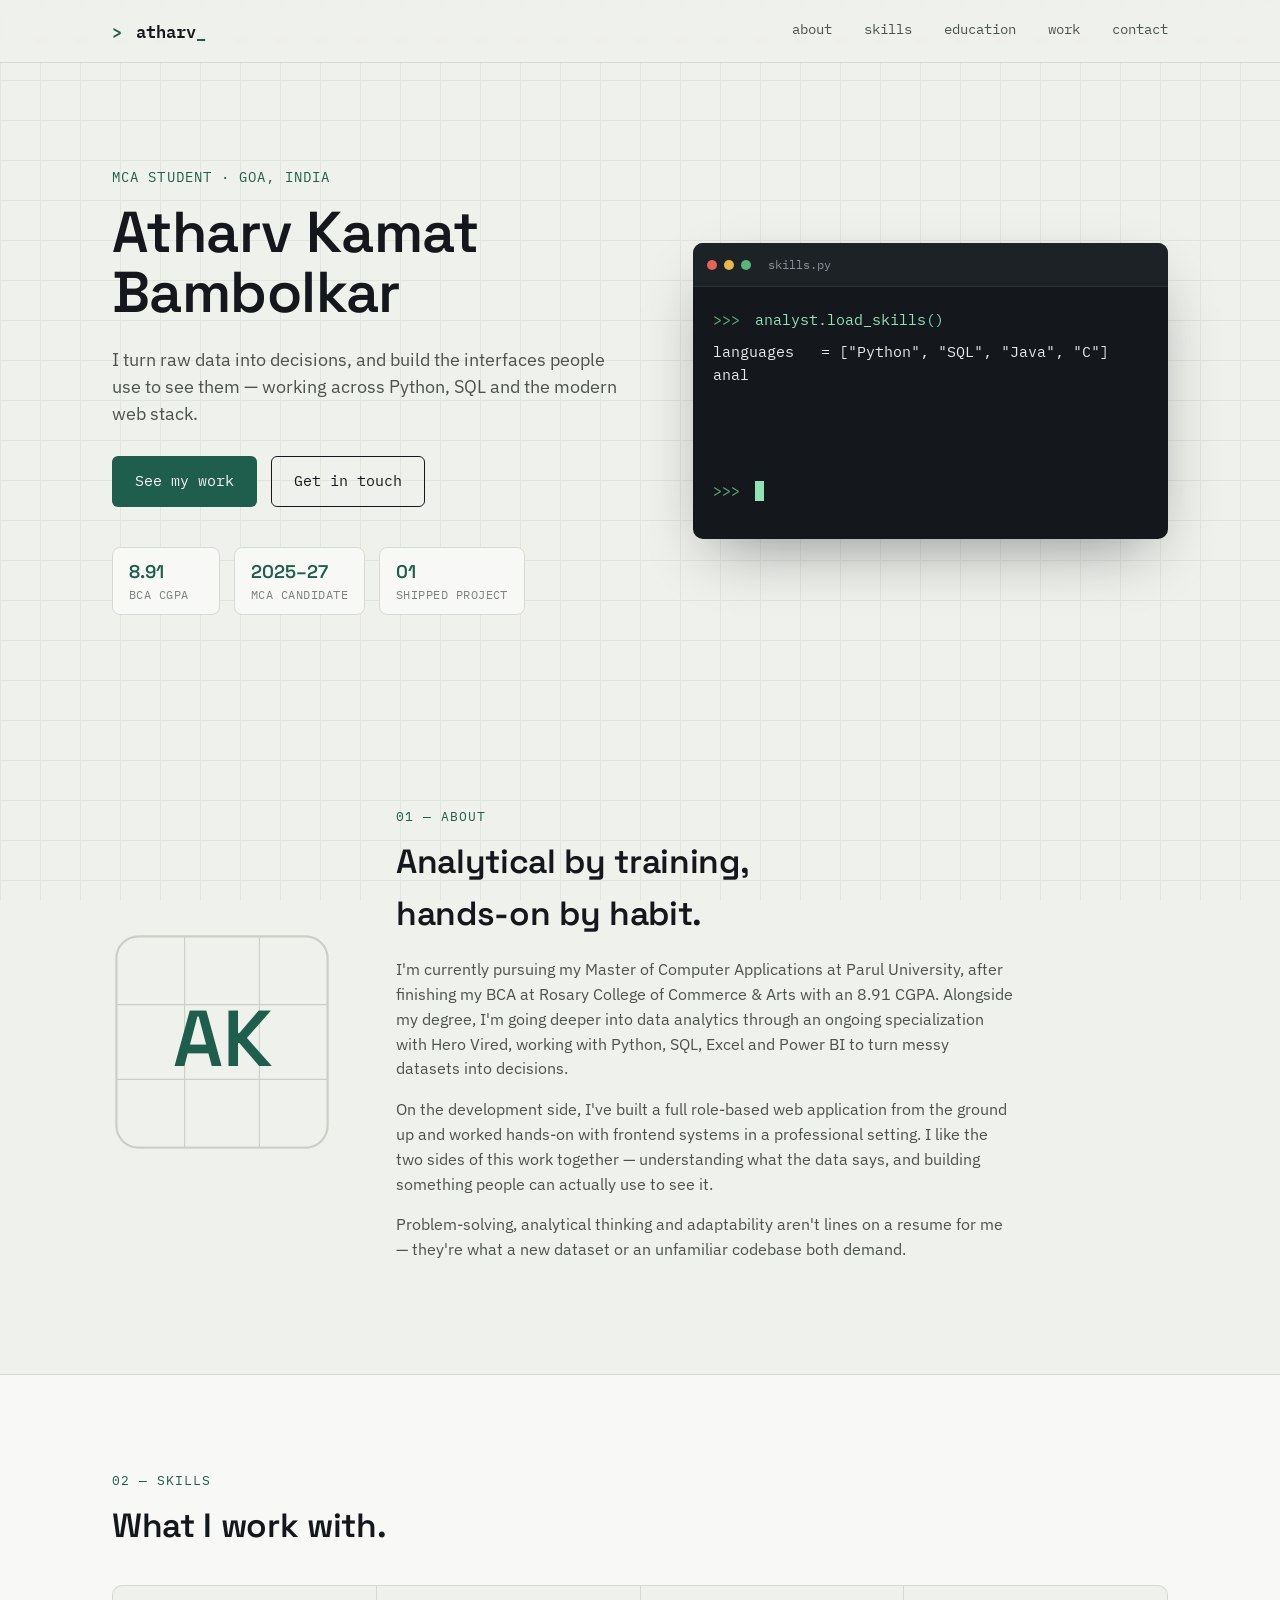
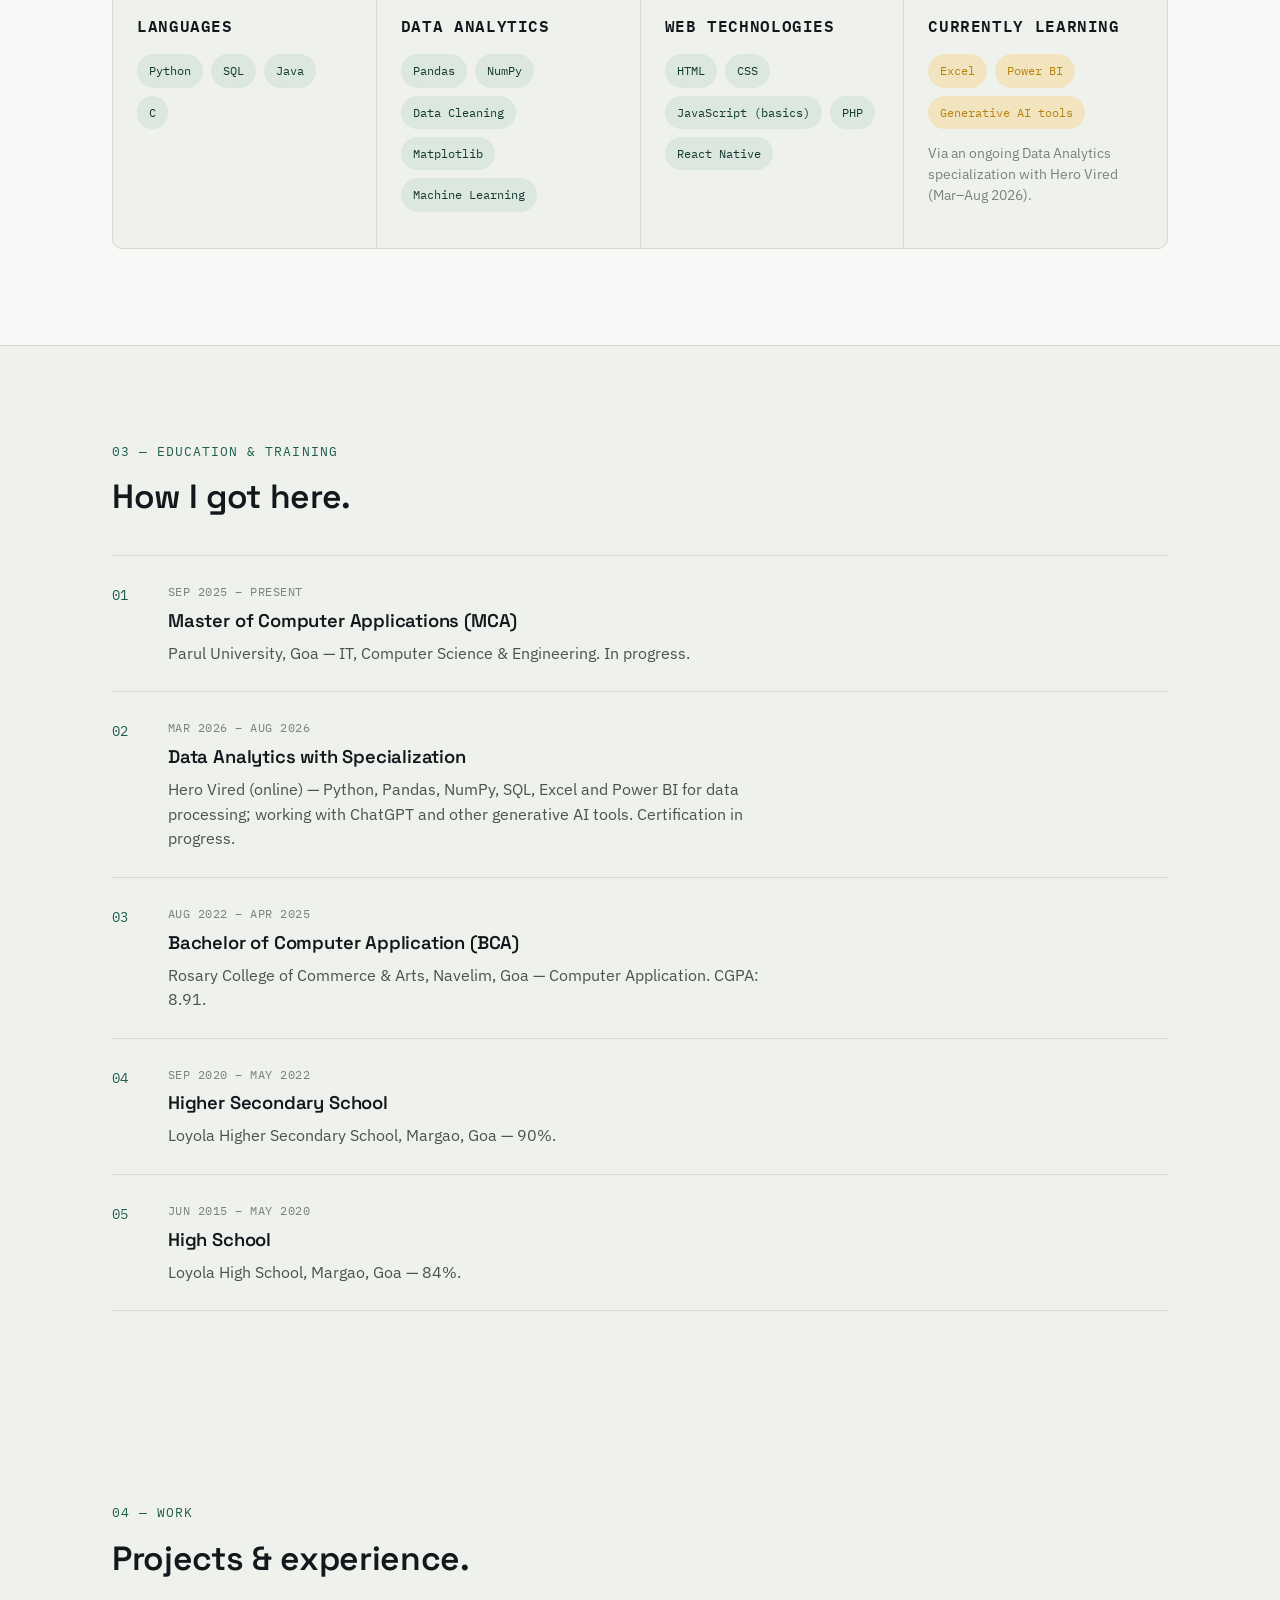
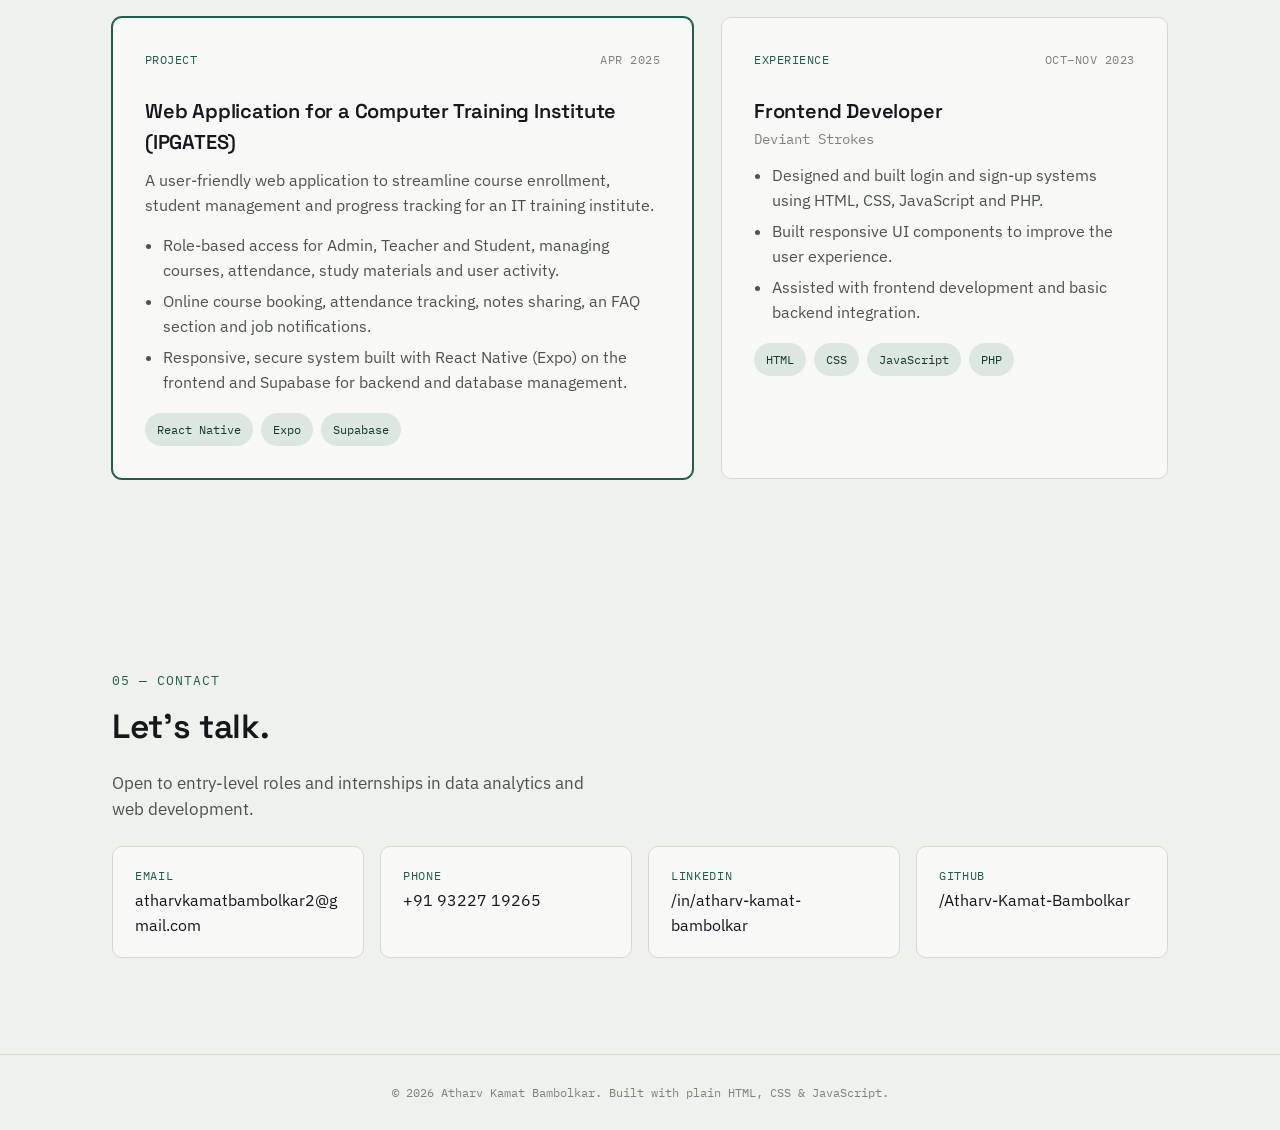
<file: portfolio_website.html>
<!DOCTYPE html>
<html lang="en">
<head>
<meta charset="UTF-8">
<meta name="viewport" content="width=device-width, initial-scale=1.0">
<title>Atharv Kamat Bambolkar — Data Analyst &amp; Web Developer</title>
<meta name="description" content="Portfolio of Atharv Kamat Bambolkar — MCA student in Goa, India, working across data analytics and web development.">
<link rel="icon" href="data:image/svg+xml,%3Csvg xmlns='http://www.w3.org/2000/svg' viewBox='0 0 64 64'%3E%3Crect width='64' height='64' rx='12' fill='%231F5D4C'/%3E%3Ctext x='32' y='42' font-family='monospace' font-size='28' fill='%23EFF1EC' text-anchor='middle'%3EAK%3C/text%3E%3C/svg%3E">
<link rel="preconnect" href="https://fonts.googleapis.com">
<link rel="preconnect" href="https://fonts.gstatic.com" crossorigin>
<link href="https://fonts.googleapis.com/css2?family=Space+Grotesk:wght@500;600;700&family=IBM+Plex+Sans:wght@400;500;600&family=IBM+Plex+Mono:wght@400;500;600&display=swap" rel="stylesheet">
<link rel="stylesheet" href="portfolio_website.css">
</head>
<body>

<div class="grid-backdrop" aria-hidden="true"></div>

<a class="skip-link" href="#main">Skip to content</a>

<header class="site-nav">
  <div class="nav-inner">
    <a href="#top" class="logo"><span class="prompt">&gt;</span> atharv<span class="cursor-blink">_</span></a>
    <input type="checkbox" id="nav-toggle" class="nav-toggle" aria-hidden="true">
    <label for="nav-toggle" class="nav-burger" aria-label="Toggle menu">
      <span></span><span></span><span></span>
    </label>
    <nav class="nav-links">
      <a href="#about">about</a>
      <a href="#skills">skills</a>
      <a href="#timeline">education</a>
      <a href="#work">work</a>
      <a href="#contact">contact</a>
    </nav>
  </div>
</header>

<main id="main">

  <!-- HERO -->
  <section class="hero" id="top">
    <div class="hero-inner">
      <div class="hero-text reveal">
        <p class="eyebrow">MCA student · Goa, India</p>
        <h1>Atharv Kamat<br>Bambolkar</h1>
        <p class="hero-sub">I turn raw data into decisions, and build the interfaces people use to see them &mdash; working across Python, SQL and the modern web stack.</p>
        <div class="hero-cta">
          <a href="#work" class="btn btn-primary">See my work</a>
          <a href="mailto:atharvkamatbambolkar2@gmail.com" class="btn btn-ghost">Get in touch</a>
        </div>
        <div class="stat-row">
          <div class="stat-chip"><span class="stat-num">8.91</span><span class="stat-label">BCA CGPA</span></div>
          <div class="stat-chip"><span class="stat-num">2025&ndash;27</span><span class="stat-label">MCA candidate</span></div>
          <div class="stat-chip"><span class="stat-num">01</span><span class="stat-label">shipped project</span></div>
        </div>
      </div>

      <div class="hero-widget reveal" aria-label="Skills terminal demo">
        <div class="terminal">
          <div class="terminal-bar">
            <span class="dot dot-r"></span><span class="dot dot-y"></span><span class="dot dot-g"></span>
            <span class="terminal-title">skills.py</span>
          </div>
          <div class="terminal-body">
            <p class="term-line"><span class="term-prompt">&gt;&gt;&gt;</span> analyst.load_skills()</p>
            <p class="term-output" id="typed-output"></p>
            <p class="term-line term-blink"><span class="term-prompt">&gt;&gt;&gt;</span> <span class="caret">&#9608;</span></p>
          </div>
        </div>
      </div>
    </div>
  </section>

  <!-- ABOUT -->
  <section class="about" id="about">
    <div class="section-inner about-inner">
      <div class="monogram reveal" aria-hidden="true">
        <svg viewBox="0 0 200 200" width="100%" height="100%">
          <rect x="4" y="4" width="192" height="192" rx="20" fill="none" stroke="var(--grid-line)" stroke-width="2"/>
          <line x1="4" y1="66" x2="196" y2="66" stroke="var(--grid-line)" stroke-width="1"/>
          <line x1="4" y1="134" x2="196" y2="134" stroke="var(--grid-line)" stroke-width="1"/>
          <line x1="66" y1="4" x2="66" y2="196" stroke="var(--grid-line)" stroke-width="1"/>
          <line x1="134" y1="4" x2="134" y2="196" stroke="var(--grid-line)" stroke-width="1"/>
          <text x="100" y="122" font-family="'Space Grotesk', sans-serif" font-size="72" font-weight="600" fill="var(--accent)" text-anchor="middle">AK</text>
        </svg>
      </div>
      <div class="about-text reveal">
        <p class="section-label">01 &mdash; About</p>
        <h2>Analytical by training, hands-on by habit.</h2>
        <p>I'm currently pursuing my Master of Computer Applications at Parul University, after finishing my BCA at Rosary College of Commerce &amp; Arts with an 8.91 CGPA. Alongside my degree, I'm going deeper into data analytics through an ongoing specialization with Hero Vired, working with Python, SQL, Excel and Power BI to turn messy datasets into decisions.</p>
        <p>On the development side, I've built a full role-based web application from the ground up and worked hands-on with frontend systems in a professional setting. I like the two sides of this work together &mdash; understanding what the data says, and building something people can actually use to see it.</p>
        <p>Problem-solving, analytical thinking and adaptability aren't lines on a resume for me &mdash; they're what a new dataset or an unfamiliar codebase both demand.</p>
      </div>
    </div>
  </section>

  <!-- SKILLS -->
  <section class="skills" id="skills">
    <div class="section-inner">
      <p class="section-label">02 &mdash; Skills</p>
      <h2>What I work with.</h2>
      <div class="skills-grid">

        <div class="skill-card reveal">
          <h3>Languages</h3>
          <div class="tag-row">
            <span class="tag">Python</span>
            <span class="tag">SQL</span>
            <span class="tag">Java</span>
            <span class="tag">C</span>
          </div>
        </div>

        <div class="skill-card reveal">
          <h3>Data Analytics</h3>
          <div class="tag-row">
            <span class="tag">Pandas</span>
            <span class="tag">NumPy</span>
            <span class="tag">Data Cleaning</span>
            <span class="tag">Matplotlib</span>
            <span class="tag">Machine Learning</span>
          </div>
        </div>

        <div class="skill-card reveal">
          <h3>Web Technologies</h3>
          <div class="tag-row">
            <span class="tag">HTML</span>
            <span class="tag">CSS</span>
            <span class="tag">JavaScript (basics)</span>
            <span class="tag">PHP</span>
            <span class="tag">React Native</span>
          </div>
        </div>

        <div class="skill-card reveal">
          <h3>Currently learning</h3>
          <div class="tag-row">
            <span class="tag tag-live">Excel</span>
            <span class="tag tag-live">Power BI</span>
            <span class="tag tag-live">Generative AI tools</span>
          </div>
          <p class="skill-note">Via an ongoing Data Analytics specialization with Hero Vired (Mar&ndash;Aug 2026).</p>
        </div>

      </div>
    </div>
  </section>

  <!-- TIMELINE -->
  <section class="timeline-section" id="timeline">
    <div class="section-inner">
      <p class="section-label">03 &mdash; Education &amp; Training</p>
      <h2>How I got here.</h2>

      <div class="timeline">

        <div class="timeline-item reveal">
          <div class="timeline-marker">01</div>
          <div class="timeline-content">
            <p class="timeline-date">Sep 2025 &ndash; Present</p>
            <h3>Master of Computer Applications (MCA)</h3>
            <p>Parul University, Goa &mdash; IT, Computer Science &amp; Engineering. In progress.</p>
          </div>
        </div>

        <div class="timeline-item reveal">
          <div class="timeline-marker">02</div>
          <div class="timeline-content">
            <p class="timeline-date">Mar 2026 &ndash; Aug 2026</p>
            <h3>Data Analytics with Specialization</h3>
            <p>Hero Vired (online) &mdash; Python, Pandas, NumPy, SQL, Excel and Power BI for data processing; working with ChatGPT and other generative AI tools. Certification in progress.</p>
          </div>
        </div>

        <div class="timeline-item reveal">
          <div class="timeline-marker">03</div>
          <div class="timeline-content">
            <p class="timeline-date">Aug 2022 &ndash; Apr 2025</p>
            <h3>Bachelor of Computer Application (BCA)</h3>
            <p>Rosary College of Commerce &amp; Arts, Navelim, Goa &mdash; Computer Application. CGPA: 8.91.</p>
          </div>
        </div>

        <div class="timeline-item reveal">
          <div class="timeline-marker">04</div>
          <div class="timeline-content">
            <p class="timeline-date">Sep 2020 &ndash; May 2022</p>
            <h3>Higher Secondary School</h3>
            <p>Loyola Higher Secondary School, Margao, Goa &mdash; 90%.</p>
          </div>
        </div>

        <div class="timeline-item reveal">
          <div class="timeline-marker">05</div>
          <div class="timeline-content">
            <p class="timeline-date">Jun 2015 &ndash; May 2020</p>
            <h3>High School</h3>
            <p>Loyola High School, Margao, Goa &mdash; 84%.</p>
          </div>
        </div>

      </div>
    </div>
  </section>

  <!-- PROJECTS + EXPERIENCE -->
  <section class="work" id="work">
    <div class="section-inner">
      <p class="section-label">04 &mdash; Work</p>
      <h2>Projects &amp; experience.</h2>

      <div class="work-grid">

        <article class="work-card work-card-featured reveal">
          <div class="work-card-head">
            <p class="work-kind">Project</p>
            <p class="work-date">Apr 2025</p>
          </div>
          <h3>Web Application for a Computer Training Institute (IPGATES)</h3>
          <p>A user-friendly web application to streamline course enrollment, student management and progress tracking for an IT training institute.</p>
          <ul>
            <li>Role-based access for Admin, Teacher and Student, managing courses, attendance, study materials and user activity.</li>
            <li>Online course booking, attendance tracking, notes sharing, an FAQ section and job notifications.</li>
            <li>Responsive, secure system built with React Native (Expo) on the frontend and Supabase for backend and database management.</li>
          </ul>
          <div class="tag-row">
            <span class="tag">React Native</span>
            <span class="tag">Expo</span>
            <span class="tag">Supabase</span>
          </div>
        </article>

        <article class="work-card reveal">
          <div class="work-card-head">
            <p class="work-kind">Experience</p>
            <p class="work-date">Oct&ndash;Nov 2023</p>
          </div>
          <h3>Frontend Developer</h3>
          <p class="work-org">Deviant Strokes</p>
          <ul>
            <li>Designed and built login and sign-up systems using HTML, CSS, JavaScript and PHP.</li>
            <li>Built responsive UI components to improve the user experience.</li>
            <li>Assisted with frontend development and basic backend integration.</li>
          </ul>
          <div class="tag-row">
            <span class="tag">HTML</span>
            <span class="tag">CSS</span>
            <span class="tag">JavaScript</span>
            <span class="tag">PHP</span>
          </div>
        </article>

      </div>
    </div>
  </section>

  <!-- CONTACT -->
  <section class="contact" id="contact">
    <div class="section-inner contact-inner">
      <p class="section-label">05 &mdash; Contact</p>
      <h2>Let's talk.</h2>
      <p class="contact-lede">Open to entry-level roles and internships in data analytics and web development.</p>
      <div class="contact-links">
        <a href="mailto:atharvkamatbambolkar2@gmail.com" class="contact-link">
          <span class="contact-label">Email</span>
          <span class="contact-value">atharvkamatbambolkar2@gmail.com</span>
        </a>
        <a href="tel:+919322719265" class="contact-link">
          <span class="contact-label">Phone</span>
          <span class="contact-value">+91 93227 19265</span>
        </a>
        <a href="https://www.linkedin.com/in/atharv-kamat-bambolkarbolkar-27aaa3311/" target="_blank" rel="noopener" class="contact-link">
          <span class="contact-label">LinkedIn</span>
          <span class="contact-value">/in/atharv-kamat-bambolkar</span>
        </a>
        <a href="https://github.com/Atharv-Kamat-Bambolkar" target="_blank" rel="noopener" class="contact-link">
          <span class="contact-label">GitHub</span>
          <span class="contact-value">/Atharv-Kamat-Bambolkar</span>
        </a>
      </div>
    </div>
  </section>

</main>

<footer class="site-footer">
  <p>&copy; 2026 Atharv Kamat Bambolkar. Built with plain HTML, CSS &amp; JavaScript.</p>
</footer>

<script src="portfolio_website.js"></script>
</body>
</html>
</file>
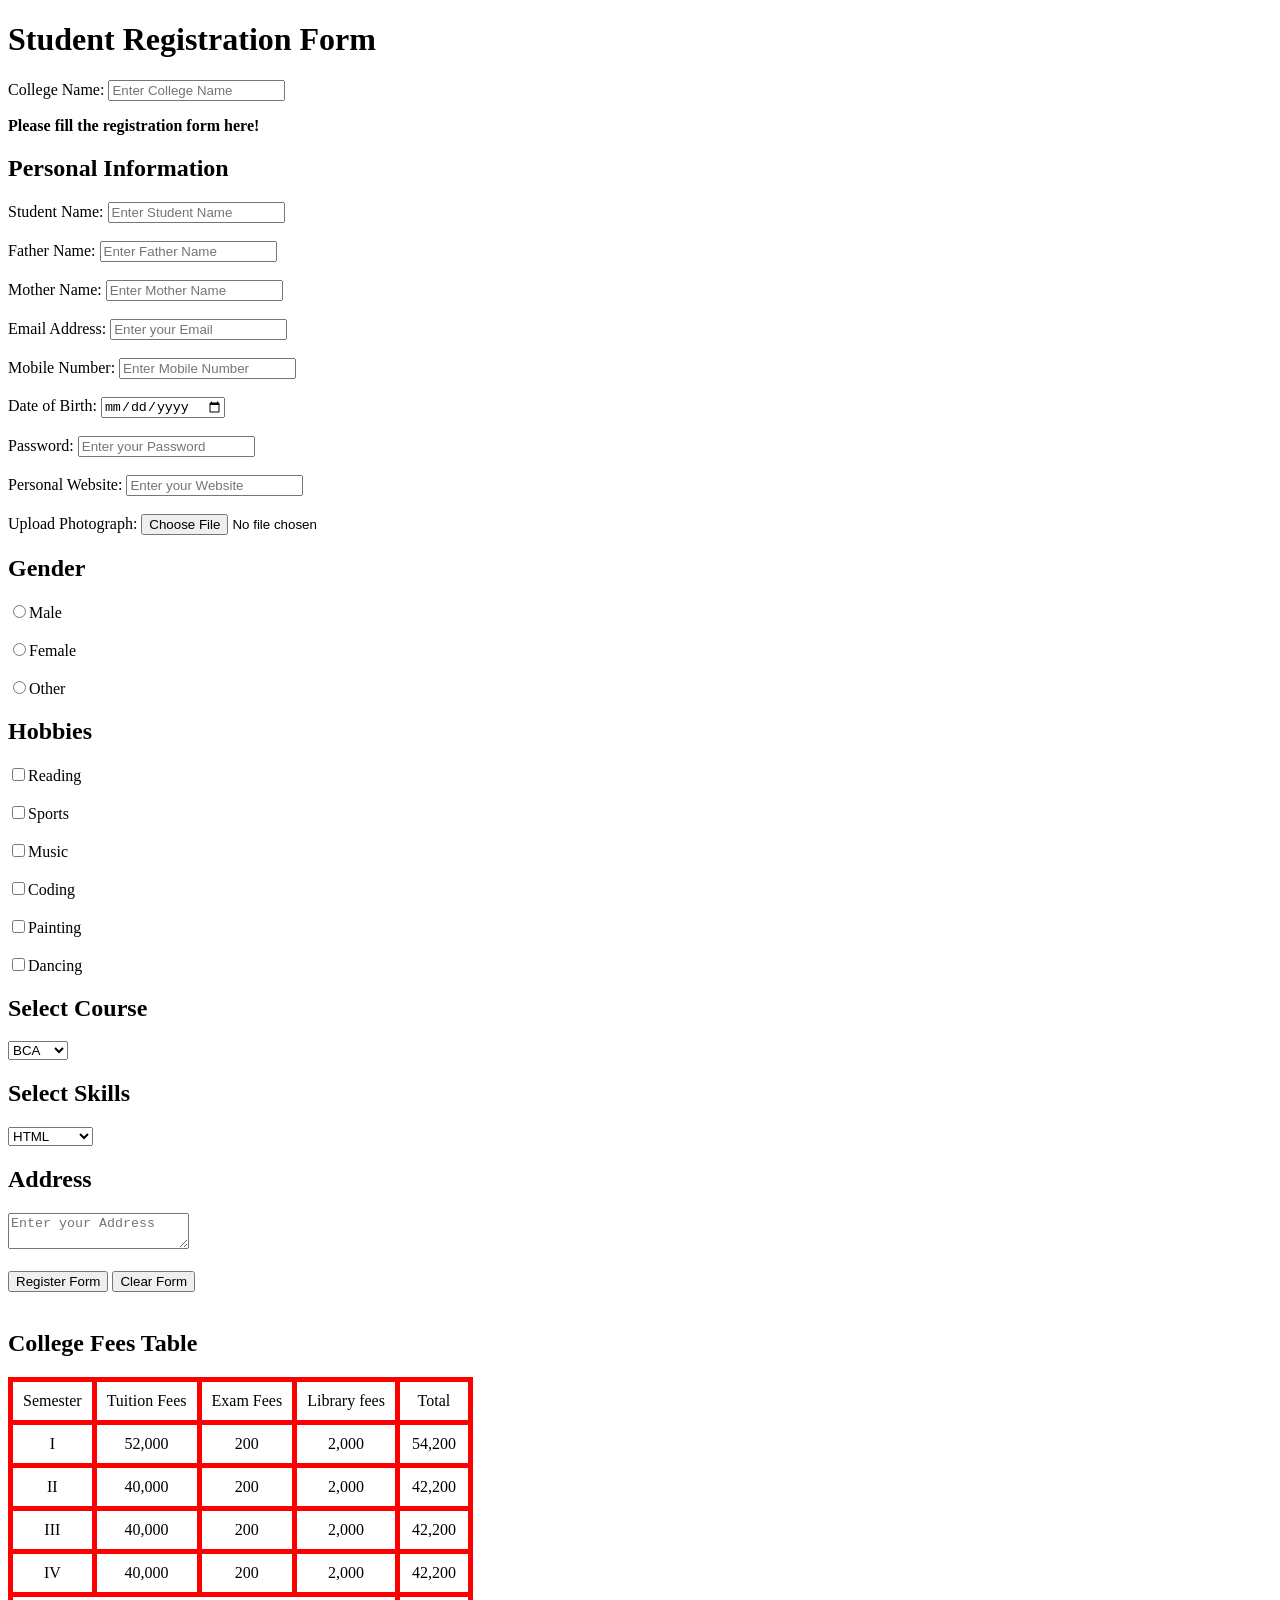
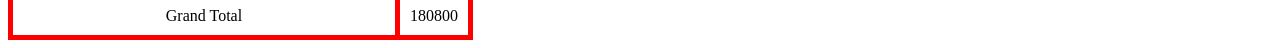
<file: student_registration_form.html>
<!DOCTYPE html>
<html lang="en">
<head>
    <meta charset="UTF-8">
    <meta name="viewport" content="width=device-width, initial-scale=1.0">
    <title>Student Registration Form</title>
    <link rel="stylesheet" href="table_style.css">
</head>
<body>
    <header>
        <h1>Student Registration Form</h1>
        <label for="collegename">College Name: </label>
        <input type="text"
        name="collegename"
        id="collegename"
        placeholder="Enter College Name"
        required>
        <p><b>Please fill the registration form here!</b></p>
    </header>
    <section>
        <h2>Personal Information</h2>
        <label for="studentname">Student Name: </label>
        <input type="text"
        name="studentname"
        id="studentname"
        placeholder="Enter Student Name"
        required>
        <br><br>
        <label for="fathername">Father Name: </label>
        <input type="text"
        name="fathername"
        id="fathername"
        placeholder="Enter Father Name"
        required>
        <br><br>
        <label for="mothername">Mother Name: </label>
        <input type="text"
        name="mothername"
        id="mothername"
        placeholder="Enter Mother Name"
        required>
        <br><br>
        <label for="email">Email Address: </label>
        <input type="email"
        name="email"
        id="email"
        placeholder="Enter your Email"
        required>
        <br><br>
        <label for="number">Mobile Number: </label>
        <input type="number"
        name="number"
        id="number"
        placeholder="Enter Mobile Number"
        required>
        <br><br>
        <label for="dob">Date of Birth: </label>
        <input type="date"
        name="dob"
        id="dob"
        placeholder="Enter your Birthday"
        required>
        <br><br>
        <label for="password">Password: </label>
        <input type="password"
        name="password"
        id="password"
        placeholder="Enter your Password"
        required>
        <br><br>
        <label for="website">Personal Website: </label>
        <input type="url"
        name="website"
        id="website"
        placeholder="Enter your Website"
        required>
        <br><br>
        <label for="photograph">Upload Photograph: </label>
        <input type="file"
        name="photograph"
        id="photograph"
        required>
    </section>
    <section>
        <h2>Gender</h2>
        <input type="radio"
        name="male"
        id="male"
        value="Male">Male
        <br><br>
        <input type="radio"
        name="female"
        id="female"
        value="Female">Female
        <br><br>
        <input type="radio"
        name="other"
        id="other"
        value="Other">Other
    </section>
    <section>
        <h2>Hobbies</h2>
        <input type="checkbox"
        name="reading"
        id="reading"
        value="Reading">Reading
        <br><br>
        <input type="checkbox" 
        name="sports" 
        id="sports"
        value="Sports">Sports
        <br><br>
        <input type="checkbox" 
        name="music" 
        id="music"
        value="Music">Music
        <br><br>
        <input type="checkbox" 
        name="coding" 
        id="coding"
        value="Coding">Coding
        <br><br>
        <input type="checkbox" 
        name="painting" 
        id="painting"
        value="Painting">Painting
        <br><br>
        <input type="checkbox" 
        name="dancing" 
        id="dancing"
        value="Dancing">Dancing
    </section>
    <section>
        <h2>Select Course</h2>
        <select name="course" 
        id="course">
            <option value="BCA">BCA</option>
            <option value="MCA">MCA</option>
            <option value="BTech">BTech</option>
            <option value="BSc">BSc</option>
        </select>
    </section>
    <section>
        <h2>Select Skills</h2>
        <select name="skills" 
        id="skills">
            <option value="HTML">HTML</option>
            <option value="CSS">CSS</option>
            <option value="JavaScript">JavaScript</option>
            <option value="PHP">PHP</option>
            <option value="Java">Java</option>
            <option value="Python">Python</option>
            <option value="C/C++">C/C++</option>
        </select>
    </section>
    <section>
        <h2>Address</h2>
        <textarea name="add" 
        id="add" 
        placeholder="Enter your Address"></textarea>
        
    </section>
    <br>
    <section>
        <input type="submit" value="Register Form">
        <input type="reset" value="Clear Form">
    </section>
    <br>
    <footer>
        <h2>College Fees Table</h2>
        <table>
            <thead>
                <td>Semester</td>
                <td>Tuition Fees</td>
                <td>Exam Fees</td>
                <td>Library fees</td>
                <td>Total</td>
            </thead>
            <tbody>
                <tr>
                    <td>I</td>
                    <td>52,000</td>
                    <td>200</td>
                    <td>2,000</td>
                    <td>54,200</td>
                </tr>
                <tr>
                    <td>II</td>
                    <td>40,000</td>
                    <td>200</td>
                    <td>2,000</td>
                    <td>42,200</td>
                </tr>
                <tr>
                    <td>III</td>
                    <td>40,000</td>
                    <td>200</td>
                    <td>2,000</td>
                    <td>42,200</td>
                </tr>
                <tr>
                    <td>IV</td>
                    <td>40,000</td>
                    <td>200</td>
                    <td>2,000</td>
                    <td>42,200</td>
                </tr>
                <tr>
                    <td colspan="4">Grand Total</td>
                    <td>180800</td>
                </tr>
            </tbody>
        </table>
    </footer>
</body>
</html>
</file>
<file: portfolio_website.css>
/* ============================================
   Tokens
   ============================================ */
:root {
  --paper: #EFF1EC;
  --paper-raised: #F8F9F6;
  --ink: #14181C;
  --ink-soft: #4B534C;
  --ink-faint: #7B837C;
  --grid-line: #CBCFC5;
  --accent: #1F5D4C;
  --accent-dark: #123A2F;
  --accent-tint: #DCE7DF;
  --highlight: #B9820F;
  --highlight-tint: #F3E4C0;
  --border: #D6D9CF;

  --display: 'Space Grotesk', sans-serif;
  --body: 'IBM Plex Sans', sans-serif;
  --mono: 'IBM Plex Mono', monospace;

  --max: 1120px;
  --radius: 10px;
}

* { box-sizing: border-box; }
html { scroll-behavior: smooth; }

body {
  margin: 0;
  background: var(--paper);
  color: var(--ink);
  font-family: var(--body);
  line-height: 1.55;
  -webkit-font-smoothing: antialiased;
}

h1, h2, h3 {
  font-family: var(--display);
  font-weight: 600;
  color: var(--ink);
  margin: 0 0 0.5em 0;
  letter-spacing: -0.01em;
}

p { margin: 0 0 1em 0; color: var(--ink-soft); }

a { color: inherit; text-decoration: none; }

ul { margin: 0 0 1em 0; padding-left: 1.1em; color: var(--ink-soft); }
li { margin-bottom: 0.4em; }

img, svg { display: block; max-width: 100%; }

.section-inner {
  max-width: var(--max);
  margin: 0 auto;
  padding: 96px 32px;
}

.section-label {
  font-family: var(--mono);
  font-size: 0.8rem;
  letter-spacing: 0.08em;
  text-transform: uppercase;
  color: var(--accent);
  margin: 0 0 0.75em 0;
}

/* Faint graph-paper backdrop, fixed behind everything */
.grid-backdrop {
  position: fixed;
  inset: 0;
  z-index: -1;
  pointer-events: none;
  background-image:
    linear-gradient(var(--grid-line) 1px, transparent 1px),
    linear-gradient(90deg, var(--grid-line) 1px, transparent 1px);
  background-size: 40px 40px;
  opacity: 0.35;
}

.skip-link {
  position: absolute;
  left: -999px;
  top: 0;
  background: var(--accent);
  color: var(--paper-raised);
  padding: 10px 16px;
  z-index: 100;
}
.skip-link:focus {
  left: 12px;
  top: 12px;
}

/* ============================================
   Nav (Flexbox)
   ============================================ */
.site-nav {
  position: sticky;
  top: 0;
  z-index: 50;
  background: rgba(239, 241, 236, 0.88);
  backdrop-filter: blur(8px);
  border-bottom: 1px solid var(--border);
}

.nav-inner {
  max-width: var(--max);
  margin: 0 auto;
  padding: 18px 32px;
  display: flex;
  align-items: center;
  justify-content: space-between;
}

.logo {
  font-family: var(--mono);
  font-weight: 600;
  font-size: 1.05rem;
  color: var(--ink);
}
.logo .prompt { color: var(--accent); margin-right: 4px; }

.cursor-blink { animation: blink 1.1s steps(1) infinite; color: var(--accent); }
@keyframes blink { 50% { opacity: 0; } }

.nav-links {
  display: flex;
  gap: 32px;
  font-family: var(--mono);
  font-size: 0.9rem;
}

.nav-links a {
  position: relative;
  color: var(--ink-soft);
  padding-bottom: 4px;
}
.nav-links a::after {
  content: "";
  position: absolute;
  left: 0; bottom: 0;
  width: 0; height: 1.5px;
  background: var(--accent);
  transition: width 0.25s ease;
}
.nav-links a:hover { color: var(--ink); }
.nav-links a:hover::after { width: 100%; }

.nav-toggle { display: none; }
.nav-burger {
  display: none;
  flex-direction: column;
  gap: 5px;
  cursor: pointer;
  padding: 6px;
}
.nav-burger span {
  width: 22px;
  height: 2px;
  background: var(--ink);
  display: block;
}

/* ============================================
   Hero (CSS Grid)
   ============================================ */
.hero { padding-top: 40px; }

.hero-inner {
  max-width: var(--max);
  margin: 0 auto;
  padding: 64px 32px 96px;
  display: grid;
  grid-template-columns: 1.05fr 0.95fr;
  gap: 56px;
  align-items: center;
}

.eyebrow {
  font-family: var(--mono);
  font-size: 0.85rem;
  letter-spacing: 0.08em;
  text-transform: uppercase;
  color: var(--accent);
  margin-bottom: 1em;
}

.hero-text h1 {
  font-size: clamp(2.4rem, 5vw, 3.6rem);
  line-height: 1.05;
  margin-bottom: 0.4em;
}

.hero-sub {
  font-size: 1.1rem;
  max-width: 46ch;
  color: var(--ink-soft);
}

.hero-cta {
  display: flex;
  gap: 14px;
  margin: 28px 0 40px;
  flex-wrap: wrap;
}

.btn {
  font-family: var(--mono);
  font-size: 0.92rem;
  padding: 13px 22px;
  border-radius: 6px;
  border: 1.5px solid transparent;
  display: inline-flex;
  align-items: center;
  transition: transform 0.15s ease, background 0.15s ease;
}
.btn:hover { transform: translateY(-2px); }

.btn-primary { background: var(--accent); color: var(--paper-raised); }
.btn-primary:hover { background: var(--accent-dark); }

.btn-ghost { border-color: var(--ink); color: var(--ink); }
.btn-ghost:hover { background: var(--ink); color: var(--paper-raised); }

.stat-row {
  display: flex;
  gap: 14px;
  flex-wrap: wrap;
}

.stat-chip {
  display: flex;
  flex-direction: column;
  padding: 10px 16px;
  background: var(--paper-raised);
  border: 1px solid var(--border);
  border-radius: 8px;
  min-width: 108px;
}
.stat-num {
  font-family: var(--display);
  font-weight: 600;
  font-size: 1.15rem;
  color: var(--accent);
}
.stat-label {
  font-family: var(--mono);
  font-size: 0.72rem;
  color: var(--ink-faint);
  text-transform: uppercase;
  letter-spacing: 0.04em;
}

/* Terminal widget */
.terminal {
  background: var(--ink);
  border-radius: var(--radius);
  overflow: hidden;
  box-shadow: 0 24px 60px -20px rgba(20, 24, 28, 0.45);
}

.terminal-bar {
  display: flex;
  align-items: center;
  gap: 7px;
  padding: 12px 14px;
  background: #1D2226;
  border-bottom: 1px solid #2A3036;
}
.dot { width: 10px; height: 10px; border-radius: 50%; display: inline-block; }
.dot-r { background: #E5645A; }
.dot-y { background: #E8B84B; }
.dot-g { background: #59B37A; }
.terminal-title {
  font-family: var(--mono);
  font-size: 0.78rem;
  color: #8A9199;
  margin-left: 10px;
}

.terminal-body {
  padding: 22px 20px 28px;
  font-family: var(--mono);
  font-size: 0.92rem;
  min-height: 220px;
}

.term-line { color: #8FE3B5; margin-bottom: 0.6em; }
.term-prompt { color: #59B37A; margin-right: 6px; }
.term-output {
  color: #E8ECE9;
  white-space: pre-wrap;
  min-height: 130px;
  margin-bottom: 0.6em;
}
.caret { animation: blink 1s steps(1) infinite; }

/* ============================================
   About (Flexbox)
   ============================================ */
.about-inner {
  display: flex;
  gap: 64px;
  align-items: center;
}
.monogram { width: 220px; flex-shrink: 0; }
.about-text { flex: 1; }
.about-text h2 { font-size: clamp(1.6rem, 3vw, 2.1rem); max-width: 20ch; }
.about-text p { max-width: 62ch; }

/* ============================================
   Skills (CSS Grid)
   ============================================ */
.skills { background: var(--paper-raised); border-top: 1px solid var(--border); border-bottom: 1px solid var(--border); }
.skills h2, .timeline-section h2, .work h2, .contact h2 { font-size: clamp(1.6rem, 3vw, 2.1rem); }

.skills-grid {
  display: grid;
  grid-template-columns: repeat(4, 1fr);
  gap: 1px;
  background: var(--border);
  border: 1px solid var(--border);
  border-radius: var(--radius);
  overflow: hidden;
  margin-top: 32px;
}

.skill-card {
  background: var(--paper);
  padding: 28px 24px;
}
.skill-card h3 {
  font-size: 1rem;
  font-family: var(--mono);
  text-transform: uppercase;
  letter-spacing: 0.04em;
  color: var(--ink);
  margin-bottom: 1em;
}

.tag-row { display: flex; flex-wrap: wrap; gap: 8px; }
.tag {
  font-family: var(--mono);
  font-size: 0.78rem;
  padding: 6px 11px;
  border-radius: 20px;
  background: var(--accent-tint);
  color: var(--accent-dark);
  border: 1px solid transparent;
}
.tag-live { background: var(--highlight-tint); color: var(--highlight); }
.skill-note { margin-top: 14px; font-size: 0.85rem; color: var(--ink-faint); }

/* ============================================
   Timeline (Flexbox)
   ============================================ */
.timeline { display: flex; flex-direction: column; gap: 0; margin-top: 32px; }

.timeline-item {
  display: flex;
  gap: 24px;
  padding: 26px 0;
  border-top: 1px solid var(--border);
}
.timeline-item:last-child { border-bottom: 1px solid var(--border); }

.timeline-marker {
  font-family: var(--mono);
  font-size: 0.85rem;
  color: var(--accent);
  flex-shrink: 0;
  width: 32px;
  padding-top: 3px;
}

.timeline-date {
  font-family: var(--mono);
  font-size: 0.78rem;
  text-transform: uppercase;
  letter-spacing: 0.04em;
  color: var(--ink-faint);
  margin-bottom: 0.4em;
}
.timeline-content h3 { font-size: 1.15rem; margin-bottom: 0.3em; }
.timeline-content p:last-child { margin-bottom: 0; max-width: 60ch; }

/* ============================================
   Work / Projects (CSS Grid)
   ============================================ */
.work-grid {
  display: grid;
  grid-template-columns: 1.3fr 1fr;
  gap: 28px;
  margin-top: 32px;
}

.work-card {
  background: var(--paper-raised);
  border: 1px solid var(--border);
  border-radius: var(--radius);
  padding: 32px;
}
.work-card-featured { border-color: var(--accent); box-shadow: 0 0 0 1px var(--accent); }

.work-card-head {
  display: flex;
  justify-content: space-between;
  font-family: var(--mono);
  font-size: 0.78rem;
  text-transform: uppercase;
  letter-spacing: 0.04em;
  margin-bottom: 14px;
}
.work-kind { color: var(--accent); }
.work-date { color: var(--ink-faint); }
.work-org { font-family: var(--mono); font-size: 0.85rem; color: var(--ink-faint); margin-top: -0.6em; }

.work-card h3 { font-size: 1.25rem; }
.work-card .tag-row { margin-top: 18px; }

/* ============================================
   Contact (Flexbox)
   ============================================ */
.contact-inner { text-align: left; }
.contact-lede { max-width: 50ch; font-size: 1.05rem; }

.contact-links {
  display: flex;
  flex-wrap: wrap;
  gap: 16px;
  margin-top: 24px;
}

.contact-link {
  flex: 1 1 220px;
  display: flex;
  flex-direction: column;
  gap: 4px;
  padding: 20px 22px;
  background: var(--paper-raised);
  border: 1px solid var(--border);
  border-radius: var(--radius);
  transition: border-color 0.2s ease, transform 0.2s ease;
}
.contact-link:hover { border-color: var(--accent); transform: translateY(-2px); }
.contact-label {
  font-family: var(--mono);
  font-size: 0.72rem;
  text-transform: uppercase;
  letter-spacing: 0.06em;
  color: var(--accent);
}
.contact-value { font-family: var(--body); color: var(--ink); font-size: 0.98rem; word-break: break-word; }

/* ============================================
   Footer
   ============================================ */
.site-footer {
  border-top: 1px solid var(--border);
  padding: 28px 32px;
  text-align: center;
}
.site-footer p {
  font-family: var(--mono);
  font-size: 0.78rem;
  color: var(--ink-faint);
  margin: 0;
}

/* ============================================
   Reveal-on-scroll
   ============================================ */
.reveal {
  opacity: 0;
  transform: translateY(18px);
  transition: opacity 0.6s ease, transform 0.6s ease;
}
.reveal.is-visible {
  opacity: 1;
  transform: translateY(0);
}

@media (prefers-reduced-motion: reduce) {
  html { scroll-behavior: auto; }
  .reveal { opacity: 1; transform: none; transition: none; }
  .cursor-blink, .caret { animation: none; }
}

/* ============================================
   Focus states
   ============================================ */
a:focus-visible, .btn:focus-visible, .contact-link:focus-visible {
  outline: 2px solid var(--accent);
  outline-offset: 3px;
}

/* ============================================
   Responsive
   ============================================ */
@media (max-width: 900px) {
  .hero-inner { grid-template-columns: 1fr; }
  .about-inner { flex-direction: column; align-items: flex-start; }
  .monogram { width: 160px; }
  .skills-grid { grid-template-columns: repeat(2, 1fr); }
  .work-grid { grid-template-columns: 1fr; }
}

@media (max-width: 640px) {
  .section-inner { padding: 64px 22px; }
  .nav-inner { padding: 16px 22px; }

  .nav-links {
    position: absolute;
    top: 100%;
    left: 0;
    right: 0;
    flex-direction: column;
    background: var(--paper-raised);
    border-bottom: 1px solid var(--border);
    padding: 18px 22px;
    gap: 16px;
    display: none;
  }
  .nav-toggle:checked ~ .nav-links { display: flex; }
  .nav-burger { display: flex; }

  .skills-grid { grid-template-columns: 1fr; }
  .hero-cta { flex-direction: column; align-items: stretch; }
  .stat-row { gap: 10px; }
  .stat-chip { flex: 1 1 auto; min-width: 0; }
  .work-card-head { flex-direction: row; }
}
</file>
<file: table_style.css>
table { 
    border: 2px black solid; 
    border-collapse: collapse; 
    border-spacing: 1px;
    table-layout: auto;
    caption-side: top;
    empty-cells: show;
}

th {
    padding: 5px;
    border: 5px purple solid;
    width: 50;
    height: 50;
    text-align: center;
    vertical-align: middle;
    font-weight: bolder;
}

td { 
    padding: 10px;
    border: 5px red solid; 
    text-align: center;
    width: 50;
    height: 50;
    text-align: center;
    vertical-align: auto;
    font-weight: lighter;
}

th:hover {
    background-color: purple;
    color: aliceblue;
}

td:hover {
    background-color: red;
    color: aliceblue;
}
</file>
